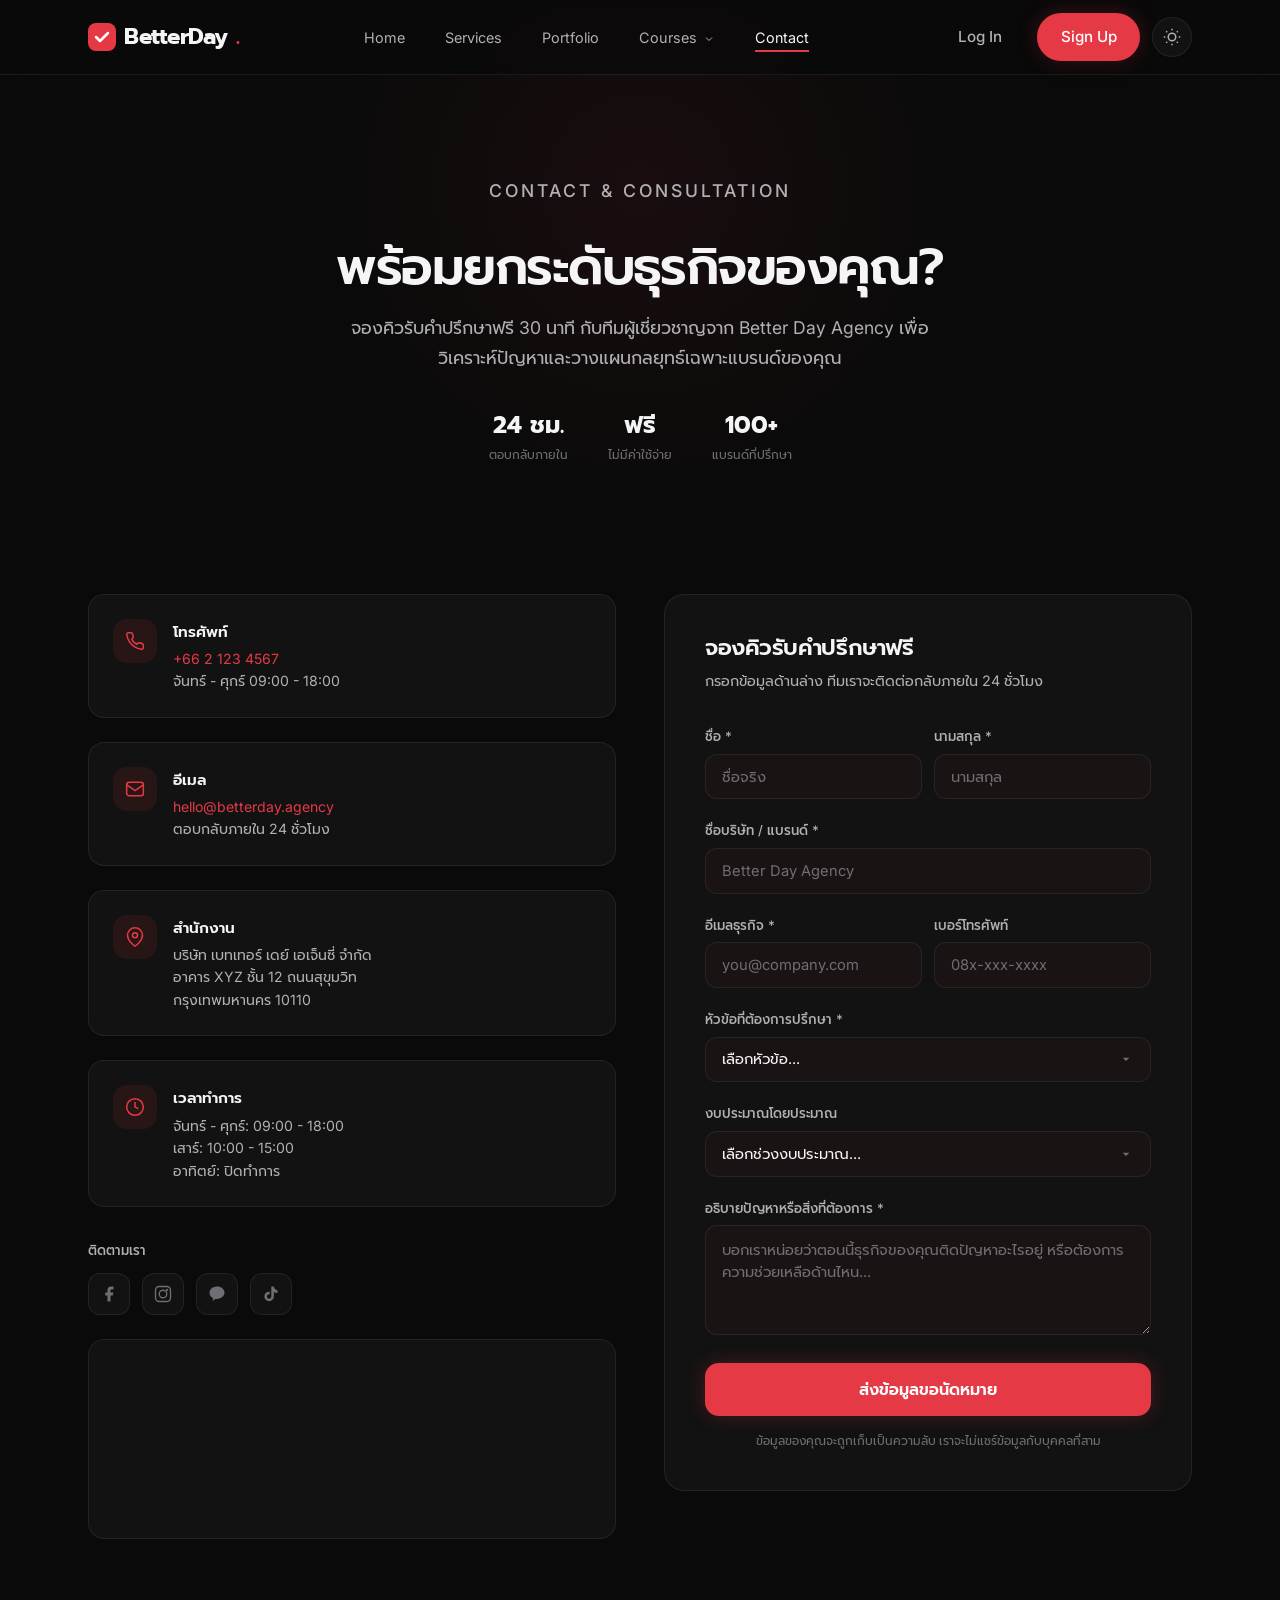
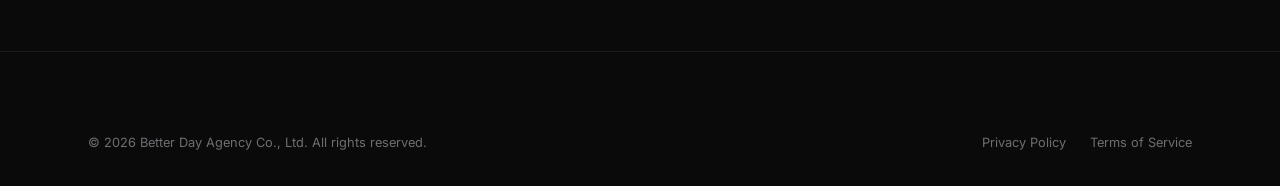
<file: project/contact.html>
<!DOCTYPE html>
<html lang="th">
<head>
    <meta charset="UTF-8">
    <meta name="viewport" content="width=device-width, initial-scale=1.0">
    <title>Contact & Consultation | Better Day Agency</title>
    <link rel="preconnect" href="https://fonts.googleapis.com">
    <link rel="preconnect" href="https://fonts.gstatic.com" crossorigin>
    <link href="https://fonts.googleapis.com/css2?family=Inter:wght@300;400;500;600;700&family=Prompt:wght@300;400;500;600;700&display=swap" rel="stylesheet">
    <link rel="stylesheet" href="style.css">
    <style>
        /* ── Hero ── */
        .ct-hero{position:relative;padding:11rem 0 4rem;text-align:center;overflow:hidden}
        .ct-hero::before{content:'';position:absolute;top:-25%;left:50%;transform:translateX(-50%);width:650px;height:650px;background:radial-gradient(circle,rgba(var(--particle-color),.07) 0%,transparent 70%);z-index:0}
        .ct-hero .container{position:relative;z-index:1}
        .ct-hero h1{font-size:clamp(2.2rem,5vw,3.2rem);letter-spacing:-.03em;margin-bottom:1rem}
        .ct-hero>p,.ct-hero .container>p{color:var(--text-secondary);font-size:clamp(1rem,2vw,1.1rem);max-width:600px;margin:0 auto 2rem;line-height:1.7}

        /* ── Stats mini ── */
        .ct-stats{display:flex;justify-content:center;gap:2.5rem;flex-wrap:wrap;margin-bottom:1rem}
        .ct-stat{text-align:center}
        .ct-stat-num{font-family:'Prompt',sans-serif;font-size:1.5rem;font-weight:700}
        .ct-stat-label{font-size:.75rem;color:var(--text-tertiary)}

        /* ── Main Grid ── */
        .ct-grid{display:grid;grid-template-columns:1fr 1fr;gap:3rem;padding:3rem 0 5rem}

        /* ── Info Side ── */
        .ct-info{display:flex;flex-direction:column;gap:1.5rem}
        .info-card{display:flex;align-items:flex-start;gap:1rem;background:var(--bg-card);border:1px solid var(--border-primary);border-radius:16px;padding:1.5rem;transition:all .35s ease}
        .info-card:hover{border-color:var(--border-secondary);transform:translateY(-3px);box-shadow:var(--shadow-md)}
        .info-icon{width:44px;height:44px;border-radius:14px;background:var(--accent-blue-subtle);display:flex;align-items:center;justify-content:center;flex-shrink:0;color:var(--accent-blue)}
        .info-icon svg{width:20px;height:20px;stroke:currentColor;fill:none;stroke-width:1.8}
        .info-title{font-weight:600;font-size:.95rem;margin-bottom:.2rem}
        .info-text{font-size:.88rem;color:var(--text-secondary);line-height:1.6}
        .info-text a{color:var(--accent-blue);transition:opacity .2s}
        .info-text a:hover{opacity:.7}

        /* Social links */
        .ct-socials{display:flex;gap:.75rem;margin-top:.5rem}
        .ct-social{width:42px;height:42px;border-radius:12px;background:var(--bg-card);border:1px solid var(--border-primary);display:flex;align-items:center;justify-content:center;color:var(--text-tertiary);transition:all .3s ease}
        .ct-social:hover{background:var(--accent-blue-subtle);color:var(--accent-blue);border-color:var(--accent-blue);transform:translateY(-2px)}
        .ct-social svg{width:18px;height:18px;fill:currentColor}

        /* Map placeholder */
        .ct-map{border-radius:16px;overflow:hidden;border:1px solid var(--border-primary);height:200px;background:var(--bg-card);display:flex;align-items:center;justify-content:center;color:var(--text-tertiary);font-size:.9rem;transition:border-color .3s}
        .ct-map:hover{border-color:var(--border-secondary)}
        .ct-map iframe{width:100%;height:100%;border:0;filter:grayscale(.8) contrast(1.1);transition:filter .4s}
        .ct-map:hover iframe{filter:grayscale(0)}

        /* ── Form Side ── */
        .ct-form-wrap{background:var(--bg-card);border:1px solid var(--border-primary);border-radius:20px;padding:2.5rem;transition:border-color .3s}
        .ct-form-wrap:hover{border-color:var(--border-secondary)}
        .ct-form-title{font-size:1.4rem;margin-bottom:.5rem}
        .ct-form-sub{font-size:.9rem;color:var(--text-secondary);margin-bottom:2rem}

        .f-row{display:grid;grid-template-columns:1fr 1fr;gap:.75rem}
        .f-group{margin-bottom:1.25rem}
        .f-label{display:block;margin-bottom:.4rem;font-size:.82rem;font-weight:500;color:var(--text-secondary)}
        .f-input{width:100%;padding:.8rem 1rem;background:rgba(var(--particle-color),.03);border:1px solid var(--border-primary);border-radius:12px;color:var(--text-primary);font-family:inherit;font-size:.92rem;outline:none;transition:all .3s cubic-bezier(.16,1,.3,1)}
        .f-input::placeholder{color:var(--text-tertiary)}
        .f-input:focus{border-color:var(--accent-blue);box-shadow:0 0 0 3px var(--accent-blue-glow)}
        textarea.f-input{resize:vertical;min-height:110px}
        select.f-input{appearance:none;background-image:url("data:image/svg+xml,%3Csvg xmlns='http://www.w3.org/2000/svg' width='16' height='16' fill='%236e6e73' viewBox='0 0 24 24'%3E%3Cpath d='M7 10l5 5 5-5z'/%3E%3C/svg%3E");background-repeat:no-repeat;background-position:right 1rem center;padding-right:2.5rem}
        select.f-input option{background:#fff;color:#1a1a1a}

        .f-submit{width:100%;padding:.9rem;background:var(--accent-blue);color:#fff;border:none;border-radius:14px;font-family:inherit;font-size:1rem;font-weight:600;cursor:pointer;transition:all .35s ease;box-shadow:0 0 20px var(--accent-blue-glow);position:relative;overflow:hidden}
        .f-submit::before{content:'';position:absolute;inset:0;background:linear-gradient(105deg,transparent 40%,rgba(255,255,255,.1) 50%,transparent 60%);transform:translateX(-100%);transition:transform .6s}
        .f-submit:hover{background:var(--accent-blue-hover);transform:translateY(-2px);box-shadow:0 0 30px var(--accent-blue-glow)}
        .f-submit:hover::before{transform:translateX(100%)}
        .f-submit:disabled{opacity:.6;cursor:not-allowed;transform:none}

        .f-note{text-align:center;font-size:.75rem;color:var(--text-tertiary);margin-top:1rem;line-height:1.5}

        /* Success state */
        .ct-success{display:none;text-align:center;padding:3rem 1rem}
        .ct-success.show{display:block}
        .ct-success-icon{width:72px;height:72px;border-radius:50%;background:rgba(48,209,88,.1);display:inline-flex;align-items:center;justify-content:center;margin-bottom:1.5rem;animation:successPop .5s cubic-bezier(.34,1.56,.64,1)}
        .ct-success-icon svg{width:32px;height:32px;stroke:#30d158;fill:none;stroke-width:2.5}
        .ct-success h2{font-size:1.5rem;margin-bottom:.5rem}
        .ct-success p{color:var(--text-secondary);font-size:.95rem;max-width:400px;margin:0 auto}
        @keyframes successPop{from{transform:scale(0)}to{transform:scale(1)}}

        /* Spinner */
        .f-spinner{display:inline-block;width:18px;height:18px;border:2px solid rgba(255,255,255,.3);border-top-color:#fff;border-radius:50%;animation:spin .6s linear infinite;margin-right:.5rem;vertical-align:middle}
        @keyframes spin{to{transform:rotate(360deg)}}

        /* ── Reveal ── */
        .rv{opacity:0;transform:translateY(30px);transition:opacity .7s cubic-bezier(.16,1,.3,1),transform .7s cubic-bezier(.16,1,.3,1)}
        .rv.show{opacity:1;transform:translateY(0)}

        @media(max-width:900px){
            .ct-grid{grid-template-columns:1fr}
            .f-row{grid-template-columns:1fr}
        }
    </style>
</head>
<body>
    <!-- Navbar -->
    <nav class="navbar">
        <div class="container nav-content">
            <a href="index.html" class="brand-logo">
                <span class="logo-icon"><svg width="28" height="28" viewBox="0 0 28 28" fill="none"><rect width="28" height="28" rx="8" fill="url(#ctLG)"/><path d="M8 14L12 18L20 10" stroke="#fff" stroke-width="2.5" stroke-linecap="round" stroke-linejoin="round"/><defs><linearGradient id="ctLG" x1="0" y1="0" x2="28" y2="28"><stop stop-color="#e63946"/><stop offset="1" stop-color="#c1121f"/></linearGradient></defs></svg></span>
                BetterDay<span class="dot">.</span>
            </a>
            <ul class="nav-links">
                <li><a href="index.html">Home</a></li>
                <li><a href="index.html#services">Services</a></li>
                <li><a href="index.html#portfolio">Portfolio</a></li>
                <li class="nav-dropdown">
                    <a href="courses.html">Courses <svg width="12" height="12" viewBox="0 0 24 24" fill="none" stroke="currentColor" stroke-width="2" style="vertical-align:middle;margin-left:2px"><path d="M6 9l6 6 6-6"/></svg></a>
                    <div class="dropdown-menu">
                        <div class="dropdown-inner">
                            <a href="course-detail.html?id=performance-marketing" class="dropdown-item"><span class="dropdown-dot" style="background:#e63946"></span><div><strong>Performance Marketing Mastery</strong><span>Marketing • 12 ชม. • ฿5,900</span></div></a>
                            <a href="course-detail.html?id=brand-building" class="dropdown-item"><span class="dropdown-dot" style="background:#ff9f0a"></span><div><strong>Brand Building Blueprint</strong><span>Branding • 8 ชม. • ฿4,500</span></div></a>
                            <a href="course-detail.html?id=ai-marketing" class="dropdown-item"><span class="dropdown-dot" style="background:#bf5af2"></span><div><strong>AI for Marketing Operations</strong><span>AI & Automation • 15 ชม. • ฿8,900</span></div></a>
                            <a href="course-detail.html?id=short-video" class="dropdown-item"><span class="dropdown-dot" style="background:#30d158"></span><div><strong>Short-form Video for Business</strong><span>Video • 6 ชม. • ฿3,500</span></div></a>
                            <a href="course-detail.html?id=strategic-planning" class="dropdown-item"><span class="dropdown-dot" style="background:#2997ff"></span><div><strong>Strategic Marketing Planning</strong><span>Strategy • 10 ชม. • ฿6,500</span></div></a>
                            <a href="course-detail.html?id=email-marketing" class="dropdown-item"><span class="dropdown-dot" style="background:#ff6b6b"></span><div><strong>Email Marketing & Automation</strong><span>Marketing • 5 ชม. • ฿3,900</span></div></a>
                            <div class="dropdown-footer"><a href="courses.html">ดูหลักสูตรทั้งหมด →</a></div>
                        </div>
                    </div>
                </li>
                <li><a href="contact.html" class="active">Contact</a></li>
            </ul>
            <div class="nav-actions" id="navActions">
                <a href="login.html" class="btn btn-ghost">Log In</a>
                <a href="register.html" class="btn btn-primary btn-glow">Sign Up</a>
                <button class="theme-toggle" aria-label="Toggle theme"><svg class="icon-sun" width="18" height="18" viewBox="0 0 24 24" fill="none" stroke="currentColor" stroke-width="2"><circle cx="12" cy="12" r="5"/><path d="M12 1v2M12 21v2M4.22 4.22l1.42 1.42M18.36 18.36l1.42 1.42M1 12h2M21 12h2M4.22 19.78l1.42-1.42M18.36 5.64l1.42-1.42"/></svg><svg class="icon-moon" width="18" height="18" viewBox="0 0 24 24" fill="none" stroke="currentColor" stroke-width="2"><path d="M21 12.79A9 9 0 1 1 11.21 3 7 7 0 0 0 21 12.79z"/></svg></button>
            </div>
            <div class="mobile-nav-right">
                <button class="theme-toggle mobile-theme-btn" aria-label="Toggle theme"><svg class="icon-sun" width="18" height="18" viewBox="0 0 24 24" fill="none" stroke="currentColor" stroke-width="2"><circle cx="12" cy="12" r="5"/><path d="M12 1v2M12 21v2M4.22 4.22l1.42 1.42M18.36 18.36l1.42 1.42M1 12h2M21 12h2M4.22 19.78l1.42-1.42M18.36 5.64l1.42-1.42"/></svg><svg class="icon-moon" width="18" height="18" viewBox="0 0 24 24" fill="none" stroke="currentColor" stroke-width="2"><path d="M21 12.79A9 9 0 1 1 11.21 3 7 7 0 0 0 21 12.79z"/></svg></button>
                <button class="mobile-toggle" aria-label="Toggle Menu" id="mobToggle"><span class="hamburger"></span></button>
            </div>
        </div>
    </nav>
    <div class="mobile-menu-overlay" id="mobOverlay"><div class="mobile-menu-content"><ul class="mobile-nav-links"><li><a href="index.html">Home</a></li><li><a href="index.html#services">Services</a></li><li><a href="index.html#portfolio">Portfolio</a></li><li><a href="courses.html">Courses</a></li><li><a href="contact.html" class="active">Contact</a></li></ul><div class="mobile-nav-actions" id="mobActions"><a href="login.html" class="btn btn-outline btn-large" style="width:100%">Log In</a><a href="register.html" class="btn btn-primary btn-large" style="width:100%">Sign Up</a></div></div></div>

    <!-- Hero -->
    <header class="ct-hero">
        <div class="container">
            <p class="section-label reveal-up">CONTACT & CONSULTATION</p>
            <h1 class="reveal-up">พร้อมยกระดับธุรกิจของคุณ?</h1>
            <p class="reveal-up">จองคิวรับคำปรึกษาฟรี 30 นาที กับทีมผู้เชี่ยวชาญจาก Better Day Agency เพื่อวิเคราะห์ปัญหาและวางแผนกลยุทธ์เฉพาะแบรนด์ของคุณ</p>
            <div class="ct-stats reveal-up">
                <div class="ct-stat"><div class="ct-stat-num">24 ชม.</div><div class="ct-stat-label">ตอบกลับภายใน</div></div>
                <div class="ct-stat"><div class="ct-stat-num">ฟรี</div><div class="ct-stat-label">ไม่มีค่าใช้จ่าย</div></div>
                <div class="ct-stat"><div class="ct-stat-num">100+</div><div class="ct-stat-label">แบรนด์ที่ปรึกษา</div></div>
            </div>
        </div>
    </header>

    <!-- Main Content -->
    <div class="container">
        <div class="ct-grid">
            <!-- Info Side -->
            <div class="ct-info">
                <div class="info-card rv">
                    <div class="info-icon"><svg viewBox="0 0 24 24"><path d="M22 16.92v3a2 2 0 0 1-2.18 2 19.79 19.79 0 0 1-8.63-3.07 19.5 19.5 0 0 1-6-6 19.79 19.79 0 0 1-3.07-8.67A2 2 0 0 1 4.11 2h3a2 2 0 0 1 2 1.72c.127.96.361 1.903.7 2.81a2 2 0 0 1-.45 2.11L8.09 9.91a16 16 0 0 0 6 6l1.27-1.27a2 2 0 0 1 2.11-.45c.907.339 1.85.573 2.81.7A2 2 0 0 1 22 16.92z"/></svg></div>
                    <div>
                        <div class="info-title">โทรศัพท์</div>
                        <div class="info-text"><a href="tel:+6621234567">+66 2 123 4567</a><br>จันทร์ - ศุกร์ 09:00 - 18:00</div>
                    </div>
                </div>
                <div class="info-card rv">
                    <div class="info-icon"><svg viewBox="0 0 24 24"><rect x="2" y="4" width="20" height="16" rx="3"/><path d="M22 7l-10 7L2 7"/></svg></div>
                    <div>
                        <div class="info-title">อีเมล</div>
                        <div class="info-text"><a href="mailto:hello@betterday.agency">hello@betterday.agency</a><br>ตอบกลับภายใน 24 ชั่วโมง</div>
                    </div>
                </div>
                <div class="info-card rv">
                    <div class="info-icon"><svg viewBox="0 0 24 24"><path d="M21 10c0 7-9 13-9 13s-9-6-9-13a9 9 0 0 1 18 0z"/><circle cx="12" cy="10" r="3"/></svg></div>
                    <div>
                        <div class="info-title">สำนักงาน</div>
                        <div class="info-text">บริษัท เบทเทอร์ เดย์ เอเจ็นซี่ จำกัด<br>อาคาร XYZ ชั้น 12 ถนนสุขุมวิท<br>กรุงเทพมหานคร 10110</div>
                    </div>
                </div>
                <div class="info-card rv">
                    <div class="info-icon"><svg viewBox="0 0 24 24"><circle cx="12" cy="12" r="10"/><polyline points="12 6 12 12 16 14"/></svg></div>
                    <div>
                        <div class="info-title">เวลาทำการ</div>
                        <div class="info-text">จันทร์ - ศุกร์: 09:00 - 18:00<br>เสาร์: 10:00 - 15:00<br>อาทิตย์: ปิดทำการ</div>
                    </div>
                </div>

                <!-- Social Links -->
                <div class="rv" style="margin-top:.5rem">
                    <div style="font-size:.82rem;font-weight:500;color:var(--text-secondary);margin-bottom:.75rem">ติดตามเรา</div>
                    <div class="ct-socials">
                        <a href="#" class="ct-social" aria-label="Facebook"><svg viewBox="0 0 24 24"><path d="M18 2h-3a5 5 0 0 0-5 5v3H7v4h3v8h4v-8h3l1-4h-4V7a1 1 0 0 1 1-1h3z"/></svg></a>
                        <a href="#" class="ct-social" aria-label="Instagram"><svg viewBox="0 0 24 24"><rect x="2" y="2" width="20" height="20" rx="5" fill="none" stroke="currentColor" stroke-width="1.8"/><circle cx="12" cy="12" r="5" fill="none" stroke="currentColor" stroke-width="1.8"/><circle cx="17.5" cy="6.5" r="1.5"/></svg></a>
                        <a href="#" class="ct-social" aria-label="LINE"><svg viewBox="0 0 24 24"><path d="M12 2C6.48 2 2 5.82 2 10.5c0 2.95 1.95 5.55 4.87 7.17-.19.67-.68 2.42-.78 2.79-.13.48.17.47.37.34.15-.1 2.4-1.63 3.38-2.3.7.1 1.42.15 2.16.15 5.52 0 10-3.82 10-8.5S17.52 2 12 2z"/></svg></a>
                        <a href="#" class="ct-social" aria-label="TikTok"><svg viewBox="0 0 24 24"><path d="M19.59 6.69a4.83 4.83 0 0 1-3.77-4.25V2h-3.45v13.67a2.89 2.89 0 0 1-2.88 2.5 2.89 2.89 0 0 1 0-5.78c.27 0 .54.04.79.1v-3.5a6.37 6.37 0 0 0-.79-.05A6.34 6.34 0 0 0 3.15 15.3 6.34 6.34 0 0 0 9.49 21.64a6.34 6.34 0 0 0 6.34-6.34V9.17a8.16 8.16 0 0 0 4.76 1.52v-3.4a4.85 4.85 0 0 1-1-.6z"/></svg></a>
                    </div>
                </div>

                <!-- Map -->
                <div class="ct-map rv">
                    <iframe src="https://www.google.com/maps/embed?pb=!1m18!1m12!1m3!1d3875.5!2d100.56!3d13.74!2m3!1f0!2f0!3f0!3m2!1i1024!2i768!4f13.1!3m3!1m2!1s0x0%3A0x0!2zMTPCsDQ0JzI0LjAiTiAxMDDCsDMzJzM2LjAiRQ!5e0!3m2!1sth!2sth!4v1" allowfullscreen loading="lazy" referrerpolicy="no-referrer-when-downgrade" title="Office Location"></iframe>
                </div>
            </div>

            <!-- Form Side -->
            <div>
                <div class="ct-form-wrap rv" id="formWrap">
                    <h3 class="ct-form-title">จองคิวรับคำปรึกษาฟรี</h3>
                    <p class="ct-form-sub">กรอกข้อมูลด้านล่าง ทีมเราจะติดต่อกลับภายใน 24 ชั่วโมง</p>

                    <form id="contactForm">
                        <div class="f-row">
                            <div class="f-group">
                                <label class="f-label" for="fname">ชื่อ *</label>
                                <input type="text" id="fname" class="f-input" placeholder="ชื่อจริง" required>
                            </div>
                            <div class="f-group">
                                <label class="f-label" for="lname">นามสกุล *</label>
                                <input type="text" id="lname" class="f-input" placeholder="นามสกุล" required>
                            </div>
                        </div>
                        <div class="f-group">
                            <label class="f-label" for="company">ชื่อบริษัท / แบรนด์ *</label>
                            <input type="text" id="company" class="f-input" placeholder="Better Day Agency" required>
                        </div>
                        <div class="f-row">
                            <div class="f-group">
                                <label class="f-label" for="email">อีเมลธุรกิจ *</label>
                                <input type="email" id="email" class="f-input" placeholder="you@company.com" required>
                            </div>
                            <div class="f-group">
                                <label class="f-label" for="phone">เบอร์โทรศัพท์</label>
                                <input type="tel" id="phone" class="f-input" placeholder="08x-xxx-xxxx">
                            </div>
                        </div>
                        <div class="f-group">
                            <label class="f-label" for="topic">หัวข้อที่ต้องการปรึกษา *</label>
                            <select id="topic" class="f-input" required>
                                <option value="" disabled selected>เลือกหัวข้อ...</option>
                                <option value="marketing">วางแผน Performance Marketing</option>
                                <option value="branding">รีแบรนด์ / Brand Identity</option>
                                <option value="strategy">Strategic Planning</option>
                                <option value="social">Social Media Marketing</option>
                                <option value="email">Email Marketing & Automation</option>
                                <option value="training">Corporate Training / อบรมพนักงาน</option>
                                <option value="elearning">สนใจหลักสูตร E-Learning</option>
                                <option value="other">อื่นๆ</option>
                            </select>
                        </div>
                        <div class="f-group">
                            <label class="f-label" for="budget">งบประมาณโดยประมาณ</label>
                            <select id="budget" class="f-input">
                                <option value="" disabled selected>เลือกช่วงงบประมาณ...</option>
                                <option value="<50k">ต่ำกว่า 50,000 บาท</option>
                                <option value="50k-100k">50,000 - 100,000 บาท</option>
                                <option value="100k-300k">100,000 - 300,000 บาท</option>
                                <option value="300k+">มากกว่า 300,000 บาท</option>
                                <option value="discuss">ต้องการปรึกษาก่อน</option>
                            </select>
                        </div>
                        <div class="f-group">
                            <label class="f-label" for="message">อธิบายปัญหาหรือสิ่งที่ต้องการ *</label>
                            <textarea id="message" class="f-input" placeholder="บอกเราหน่อยว่าตอนนี้ธุรกิจของคุณติดปัญหาอะไรอยู่ หรือต้องการความช่วยเหลือด้านไหน..." required></textarea>
                        </div>
                        <button type="submit" class="f-submit" id="submitBtn">
                            <span id="btnText">ส่งข้อมูลขอนัดหมาย</span>
                        </button>
                        <p class="f-note">ข้อมูลของคุณจะถูกเก็บเป็นความลับ เราจะไม่แชร์ข้อมูลกับบุคคลที่สาม</p>
                    </form>
                </div>

                <!-- Success State -->
                <div class="ct-success" id="successState">
                    <div class="ct-success-icon">
                        <svg viewBox="0 0 24 24"><path d="M22 11.08V12a10 10 0 1 1-5.93-9.14"/><polyline points="22 4 12 14.01 9 11.01"/></svg>
                    </div>
                    <h2>ส่งข้อมูลสำเร็จ!</h2>
                    <p>ขอบคุณที่สนใจ Better Day Agency ทีมเราจะติดต่อกลับภายใน 24 ชั่วโมง ผ่านอีเมลหรือเบอร์โทรที่คุณให้ไว้</p>
                </div>
            </div>
        </div>
    </div>

    <!-- Footer -->
    <footer class="footer">
        <div class="container">
            <div class="footer-bottom" style="border-top:none;padding-top:0">
                <p>&copy; 2026 Better Day Agency Co., Ltd. All rights reserved.</p>
                <div class="legal-links"><a href="#">Privacy Policy</a><a href="#">Terms of Service</a></div>
            </div>
        </div>
    </footer>

    <script src="script.js"></script>
    <script>
        // Scroll reveal
        const obs = new IntersectionObserver((entries) => {
            entries.forEach(e => { if (e.isIntersecting) { e.target.classList.add('show'); obs.unobserve(e.target); } });
        }, { threshold: 0.08, rootMargin: '0px 0px -40px 0px' });
        document.querySelectorAll('.rv').forEach(el => obs.observe(el));

        // Navbar scroll
        const navbar = document.querySelector('.navbar');
        window.addEventListener('scroll', () => navbar.classList.toggle('scrolled', window.scrollY > 50), { passive: true });

        // Mobile menu
        const mt = document.getElementById('mobToggle'), mo = document.getElementById('mobOverlay');
        if (mt && mo) {
            mt.addEventListener('click', () => { mt.classList.toggle('active'); mo.classList.toggle('active'); document.body.style.overflow = mo.classList.contains('active') ? 'hidden' : ''; });
            mo.querySelectorAll('a').forEach(a => a.addEventListener('click', () => { mt.classList.remove('active'); mo.classList.remove('active'); document.body.style.overflow = ''; }));
        }

        // Form submit with success state
        document.getElementById('contactForm').addEventListener('submit', function(e) {
            e.preventDefault();
            const btn = document.getElementById('submitBtn');
            const btnText = document.getElementById('btnText');
            btn.disabled = true;
            btnText.innerHTML = '<span class="f-spinner"></span>กำลังส่งข้อมูล...';

            setTimeout(() => {
                document.getElementById('formWrap').style.display = 'none';
                document.getElementById('successState').classList.add('show');
            }, 1500);
        });

        // Shake on invalid
        document.querySelectorAll('.f-input').forEach(input => {
            input.addEventListener('invalid', () => {
                input.style.animation = 'shake .4s ease';
                setTimeout(() => input.style.animation = '', 400);
            });
        });
    </script>
    <style>@keyframes shake{0%,100%{transform:translateX(0)}20%,60%{transform:translateX(-6px)}40%,80%{transform:translateX(6px)}}</style>
</body>
</html>
</file>
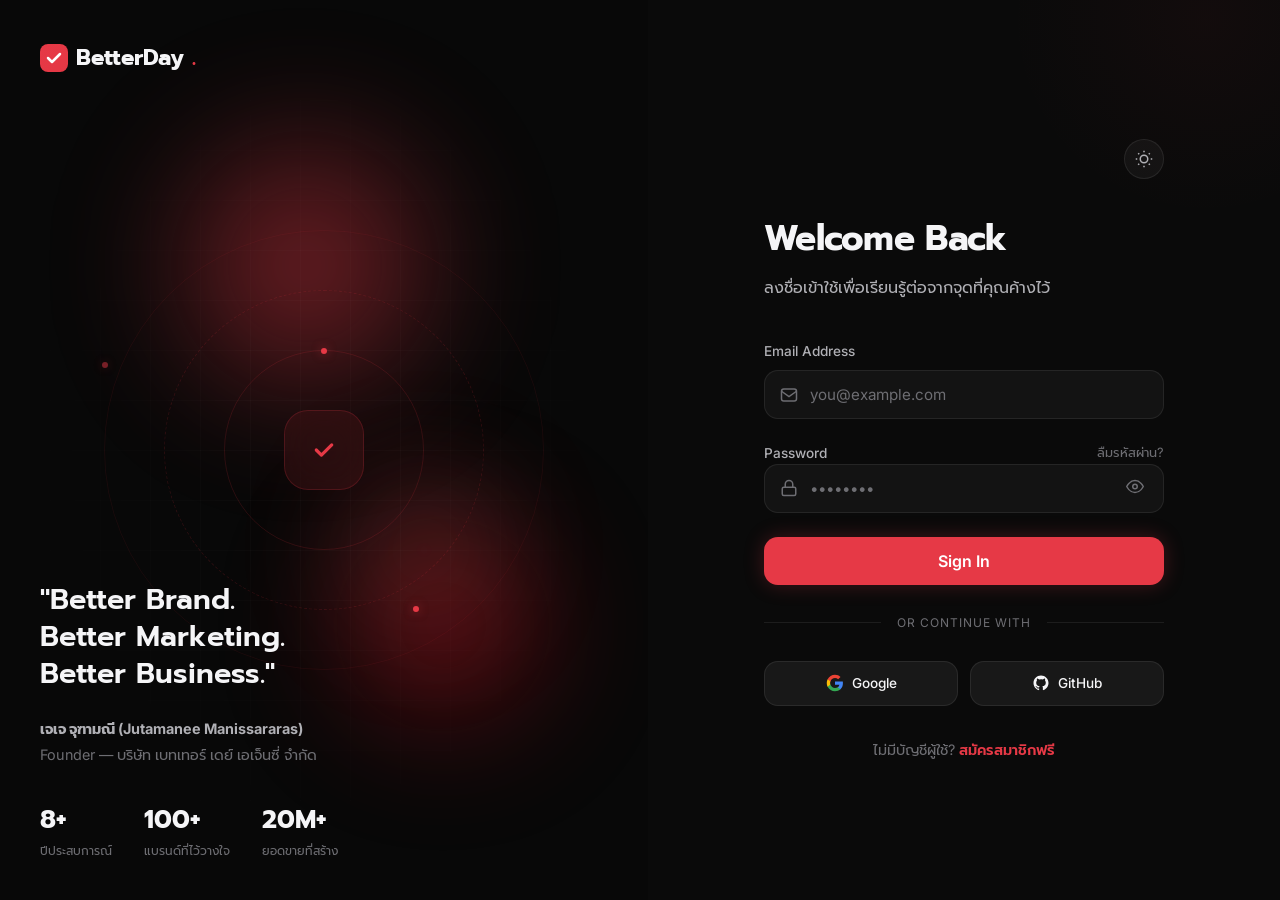
<file: project/login.html>
<!DOCTYPE html>
<html lang="th">
<head>
    <meta charset="UTF-8">
    <meta name="viewport" content="width=device-width, initial-scale=1.0">
    <title>Log In | Better Day Agency</title>
    <link rel="preconnect" href="https://fonts.googleapis.com">
    <link rel="preconnect" href="https://fonts.gstatic.com" crossorigin>
    <link href="https://fonts.googleapis.com/css2?family=Inter:wght@300;400;500;600;700&family=Prompt:wght@300;400;500;600;700&display=swap" rel="stylesheet">
    <style>
        /* ── Theme Variables ── */
        :root, [data-theme="dark"] {
            --bg: #0a0a0a;
            --bg-card: rgba(20, 20, 20, 0.85);
            --bg-input: rgba(255,255,255,0.04);
            --bg-input-focus: rgba(255,255,255,0.07);
            --border: rgba(255,255,255,0.08);
            --border-focus: #e63946;
            --text: #f5f5f7;
            --text-2: #b0b0b5;
            --text-3: #6e6e73;
            --accent: #e63946;
            --accent-hover: #c1121f;
            --accent-subtle: rgba(230,57,70,0.1);
            --accent-glow: rgba(230,57,70,0.25);
            --social-bg: rgba(255,255,255,0.06);
            --social-hover: rgba(255,255,255,0.1);
            --social-text: #f5f5f7;
            --glow-1: rgba(230,57,70,0.08);
            --glow-2: rgba(230,57,70,0.04);
            --panel-img-overlay: linear-gradient(135deg, rgba(230,57,70,0.15), rgba(0,0,0,0.85));
            color-scheme: dark;
        }
        [data-theme="light"] {
            --bg: #ffffff;
            --bg-card: rgba(255,255,255,0.95);
            --bg-input: rgba(0,0,0,0.03);
            --bg-input-focus: rgba(0,0,0,0.05);
            --border: rgba(0,0,0,0.08);
            --border-focus: #c1121f;
            --text: #1a1a1a;
            --text-2: #555;
            --text-3: #999;
            --accent: #c1121f;
            --accent-hover: #a00d1a;
            --accent-subtle: rgba(193,18,31,0.06);
            --accent-glow: rgba(193,18,31,0.12);
            --social-bg: rgba(0,0,0,0.04);
            --social-hover: rgba(0,0,0,0.07);
            --social-text: #1a1a1a;
            --glow-1: rgba(193,18,31,0.05);
            --glow-2: rgba(193,18,31,0.03);
            --panel-img-overlay: linear-gradient(135deg, rgba(193,18,31,0.1), rgba(255,255,255,0.7));
            color-scheme: light;
        }

        /* ── Base ── */
        *, *::before, *::after { margin:0; padding:0; box-sizing:border-box; }
        body {
            font-family: 'Inter','Prompt',-apple-system,BlinkMacSystemFont,sans-serif;
            background: var(--bg);
            color: var(--text);
            line-height: 1.6;
            -webkit-font-smoothing: antialiased;
            transition: background 0.5s ease, color 0.5s ease;
        }
        a { color: inherit; text-decoration: none; }

        /* ── Layout ── */
        .auth-container {
            display: flex;
            min-height: 100vh;
        }

        /* ── Left Panel — Animated Visual ── */
        .auth-panel {
            flex: 1;
            background: #080808;
            display: flex;
            flex-direction: column;
            justify-content: space-between;
            padding: 2.5rem;
            position: relative;
            overflow: hidden;
        }
        [data-theme="light"] .auth-panel {
            background: #f8f0f0;
        }

        /* Animated gradient mesh background */
        .panel-mesh {
            position: absolute;
            inset: 0;
            z-index: 0;
            overflow: hidden;
        }

        /* Floating orbs */
        .orb {
            position: absolute;
            border-radius: 50%;
            filter: blur(60px);
            opacity: 0.6;
            will-change: transform;
        }
        .orb-1 {
            width: 350px;
            height: 350px;
            background: radial-gradient(circle, #e63946 0%, transparent 70%);
            top: 10%;
            left: 20%;
            animation: orbFloat1 12s ease-in-out infinite;
        }
        .orb-2 {
            width: 280px;
            height: 280px;
            background: radial-gradient(circle, #c1121f 0%, transparent 70%);
            bottom: 15%;
            right: 10%;
            animation: orbFloat2 15s ease-in-out infinite;
        }
        .orb-3 {
            width: 200px;
            height: 200px;
            background: radial-gradient(circle, #ff6b6b 0%, transparent 70%);
            top: 50%;
            left: 50%;
            animation: orbFloat3 10s ease-in-out infinite;
            opacity: 0.35;
        }
        [data-theme="light"] .orb { opacity: 0.3; }

        @keyframes orbFloat1 {
            0%, 100% { transform: translate(0, 0) scale(1); }
            33% { transform: translate(40px, -30px) scale(1.1); }
            66% { transform: translate(-20px, 20px) scale(0.95); }
        }
        @keyframes orbFloat2 {
            0%, 100% { transform: translate(0, 0) scale(1); }
            33% { transform: translate(-30px, 25px) scale(1.05); }
            66% { transform: translate(25px, -35px) scale(0.9); }
        }
        @keyframes orbFloat3 {
            0%, 100% { transform: translate(-50%, -50%) scale(1); }
            50% { transform: translate(-40%, -60%) scale(1.2); }
        }

        /* Rotating rings */
        .ring-container {
            position: absolute;
            top: 50%;
            left: 50%;
            transform: translate(-50%, -50%);
            z-index: 1;
        }
        .ring {
            position: absolute;
            border-radius: 50%;
            border: 1px solid rgba(230, 57, 70, 0.15);
            top: 50%;
            left: 50%;
        }
        [data-theme="light"] .ring {
            border-color: rgba(193, 18, 31, 0.1);
        }
        .ring-1 {
            width: 200px;
            height: 200px;
            margin: -100px 0 0 -100px;
            animation: ringRotate 20s linear infinite;
        }
        .ring-2 {
            width: 320px;
            height: 320px;
            margin: -160px 0 0 -160px;
            animation: ringRotate 30s linear infinite reverse;
            border-style: dashed;
        }
        .ring-3 {
            width: 440px;
            height: 440px;
            margin: -220px 0 0 -220px;
            animation: ringRotate 40s linear infinite;
            opacity: 0.5;
        }

        /* Ring dots */
        .ring-dot {
            position: absolute;
            width: 6px;
            height: 6px;
            background: #e63946;
            border-radius: 50%;
            box-shadow: 0 0 10px rgba(230, 57, 70, 0.5);
        }
        [data-theme="light"] .ring-dot {
            background: #c1121f;
            box-shadow: 0 0 10px rgba(193, 18, 31, 0.4);
        }
        .ring-1 .ring-dot { top: -3px; left: 50%; margin-left: -3px; }
        .ring-2 .ring-dot { bottom: -3px; right: 20%; }
        .ring-3 .ring-dot { top: 30%; left: -3px; }

        @keyframes ringRotate {
            from { transform: rotate(0deg); }
            to { transform: rotate(360deg); }
        }

        /* Center logo mark */
        .panel-center-mark {
            position: absolute;
            top: 50%;
            left: 50%;
            transform: translate(-50%, -50%);
            z-index: 2;
            width: 80px;
            height: 80px;
            background: rgba(230, 57, 70, 0.1);
            border: 1px solid rgba(230, 57, 70, 0.2);
            border-radius: 24px;
            display: flex;
            align-items: center;
            justify-content: center;
            backdrop-filter: blur(20px);
            animation: markPulse 4s ease-in-out infinite;
        }
        [data-theme="light"] .panel-center-mark {
            background: rgba(193, 18, 31, 0.06);
            border-color: rgba(193, 18, 31, 0.15);
        }
        @keyframes markPulse {
            0%, 100% { transform: translate(-50%, -50%) scale(1); box-shadow: 0 0 0 0 rgba(230,57,70,0.2); }
            50% { transform: translate(-50%, -50%) scale(1.05); box-shadow: 0 0 40px 10px rgba(230,57,70,0.1); }
        }

        /* Grid overlay */
        .panel-grid {
            position: absolute;
            inset: 0;
            background-image:
                linear-gradient(rgba(255,255,255,0.02) 1px, transparent 1px),
                linear-gradient(90deg, rgba(255,255,255,0.02) 1px, transparent 1px);
            background-size: 50px 50px;
            z-index: 1;
            mask-image: radial-gradient(ellipse at center, black 20%, transparent 70%);
            -webkit-mask-image: radial-gradient(ellipse at center, black 20%, transparent 70%);
        }
        [data-theme="light"] .panel-grid {
            background-image:
                linear-gradient(rgba(0,0,0,0.03) 1px, transparent 1px),
                linear-gradient(90deg, rgba(0,0,0,0.03) 1px, transparent 1px);
        }

        .panel-logo {
            font-family: 'Prompt',sans-serif;
            font-size: 1.4rem;
            font-weight: 700;
            color: var(--text);
            display: flex;
            align-items: center;
            gap: 0.5rem;
            position: relative;
            z-index: 3;
        }
        .panel-logo .dot { color: #e63946; }
        .panel-logo svg rect { fill: url(#pLogoG); }

        .panel-quote {
            position: relative;
            z-index: 2;
            max-width: 420px;
            animation: fadeSlideUp 1s ease-out 0.3s both;
        }
        .panel-quote blockquote {
            font-family: 'Prompt',sans-serif;
            font-size: 1.8rem;
            font-weight: 600;
            line-height: 1.3;
            color: var(--text);
            margin-bottom: 1.5rem;
        }
        .panel-quote cite {
            font-style: normal;
            font-size: 0.9rem;
            color: var(--text-3);
        }
        .panel-quote cite strong {
            color: var(--text-2);
            display: block;
            margin-bottom: 0.15rem;
        }

        .panel-stats {
            display: flex;
            gap: 2rem;
            position: relative;
            z-index: 2;
            margin-top: 2rem;
        }
        .panel-stat {
            animation: fadeSlideUp 1s ease-out 0.5s both;
        }
        .panel-stat-num {
            font-family: 'Prompt',sans-serif;
            font-size: 1.6rem;
            font-weight: 700;
            color: var(--text);
        }
        .panel-stat-label {
            font-size: 0.75rem;
            color: var(--text-3);
        }

        /* ── Right Panel — Form ── */
        .auth-form-side {
            flex: 1;
            display: flex;
            align-items: center;
            justify-content: center;
            padding: 2rem;
            position: relative;
            overflow: hidden;
        }
        .auth-form-side::before {
            content: '';
            position: absolute;
            top: -20%;
            right: -20%;
            width: 400px;
            height: 400px;
            background: radial-gradient(circle, var(--glow-2) 0%, transparent 70%);
            pointer-events: none;
        }

        .auth-form {
            width: 100%;
            max-width: 400px;
            position: relative;
            z-index: 1;
        }

        /* Theme toggle */
        .form-top-bar {
            display: flex;
            justify-content: flex-end;
            margin-bottom: 2rem;
        }
        .theme-btn {
            width: 40px;
            height: 40px;
            border-radius: 50%;
            border: 1px solid var(--border);
            background: var(--bg-input);
            color: var(--text-2);
            display: flex;
            align-items: center;
            justify-content: center;
            cursor: pointer;
            transition: all 0.3s ease;
        }
        .theme-btn:hover {
            background: var(--accent-subtle);
            color: var(--accent);
            border-color: var(--accent);
        }
        [data-theme="dark"] .icon-sun { display: block; }
        [data-theme="dark"] .icon-moon { display: none; }
        [data-theme="light"] .icon-sun { display: none; }
        [data-theme="light"] .icon-moon { display: block; }

        /* Form header */
        .form-header {
            margin-bottom: 2.5rem;
            animation: fadeSlideUp 0.8s ease-out both;
        }
        .form-header h1 {
            font-family: 'Prompt',sans-serif;
            font-size: 2.2rem;
            font-weight: 700;
            letter-spacing: -0.02em;
            margin-bottom: 0.5rem;
        }
        .form-header p {
            color: var(--text-2);
            font-size: 1rem;
        }

        /* Form groups */
        .form-group {
            margin-bottom: 1.5rem;
            animation: fadeSlideUp 0.8s ease-out both;
        }
        .form-group:nth-child(1) { animation-delay: 0.1s; }
        .form-group:nth-child(2) { animation-delay: 0.2s; }

        .form-label {
            display: block;
            margin-bottom: 0.5rem;
            font-size: 0.85rem;
            font-weight: 500;
            color: var(--text-2);
        }
        .form-label-row {
            display: flex;
            justify-content: space-between;
            align-items: center;
        }
        .form-label-row a {
            font-size: 0.8rem;
            color: var(--text-3);
            transition: color 0.2s ease;
        }
        .form-label-row a:hover { color: var(--accent); }

        .input-wrapper {
            position: relative;
        }
        .input-icon {
            position: absolute;
            left: 1rem;
            top: 50%;
            transform: translateY(-50%);
            color: var(--text-3);
            pointer-events: none;
            transition: color 0.3s ease;
        }
        .form-input {
            width: 100%;
            padding: 0.85rem 1rem 0.85rem 2.8rem;
            background: var(--bg-input);
            border: 1px solid var(--border);
            border-radius: 14px;
            color: var(--text);
            font-family: inherit;
            font-size: 0.95rem;
            transition: all 0.3s cubic-bezier(0.16,1,0.3,1);
            outline: none;
        }
        .form-input::placeholder { color: var(--text-3); }
        .form-input:focus {
            background: var(--bg-input-focus);
            border-color: var(--border-focus);
            box-shadow: 0 0 0 3px var(--accent-glow);
        }
        .form-input:focus + .input-icon,
        .form-input:focus ~ .input-icon { color: var(--accent); }

        /* Password toggle */
        .pw-toggle {
            position: absolute;
            right: 1rem;
            top: 50%;
            transform: translateY(-50%);
            background: none;
            border: none;
            color: var(--text-3);
            cursor: pointer;
            padding: 0.25rem;
            transition: color 0.2s ease;
        }
        .pw-toggle:hover { color: var(--text); }

        /* Submit button */
        .submit-btn {
            width: 100%;
            padding: 0.9rem;
            background: var(--accent);
            color: #fff;
            border: none;
            border-radius: 14px;
            font-family: inherit;
            font-size: 1rem;
            font-weight: 600;
            cursor: pointer;
            transition: all 0.4s cubic-bezier(0.16,1,0.3,1);
            box-shadow: 0 0 20px var(--accent-glow);
            position: relative;
            overflow: hidden;
            animation: fadeSlideUp 0.8s ease-out 0.3s both;
        }
        .submit-btn::before {
            content: '';
            position: absolute;
            inset: 0;
            background: linear-gradient(105deg, transparent 40%, rgba(255,255,255,0.1) 50%, transparent 60%);
            transform: translateX(-100%);
            transition: transform 0.6s ease;
        }
        .submit-btn:hover {
            background: var(--accent-hover);
            transform: translateY(-2px);
            box-shadow: 0 0 30px var(--accent-glow), 0 8px 25px rgba(0,0,0,0.3);
        }
        .submit-btn:hover::before { transform: translateX(100%); }
        .submit-btn:active { transform: translateY(0) scale(0.98); }
        .submit-btn:disabled {
            opacity: 0.7;
            cursor: not-allowed;
            transform: none;
        }

        /* Loading spinner */
        .btn-spinner {
            display: inline-block;
            width: 18px;
            height: 18px;
            border: 2px solid rgba(255,255,255,0.3);
            border-top-color: #fff;
            border-radius: 50%;
            animation: spin 0.6s linear infinite;
            margin-right: 0.5rem;
            vertical-align: middle;
        }
        @keyframes spin { to { transform: rotate(360deg); } }

        /* Divider */
        .divider {
            display: flex;
            align-items: center;
            margin: 1.75rem 0;
            color: var(--text-3);
            font-size: 0.75rem;
            letter-spacing: 1px;
            animation: fadeSlideUp 0.8s ease-out 0.35s both;
        }
        .divider::before, .divider::after {
            content: '';
            flex: 1;
            height: 1px;
            background: var(--border);
        }
        .divider span { padding: 0 1rem; }

        /* Social buttons */
        .social-buttons {
            display: flex;
            gap: 0.75rem;
            animation: fadeSlideUp 0.8s ease-out 0.4s both;
        }
        .social-btn {
            flex: 1;
            display: flex;
            align-items: center;
            justify-content: center;
            gap: 0.5rem;
            padding: 0.8rem;
            background: var(--social-bg);
            border: 1px solid var(--border);
            border-radius: 14px;
            color: var(--social-text);
            font-family: inherit;
            font-size: 0.85rem;
            font-weight: 500;
            cursor: pointer;
            transition: all 0.3s cubic-bezier(0.16,1,0.3,1);
        }
        .social-btn:hover {
            background: var(--social-hover);
            border-color: var(--border-focus);
            transform: translateY(-2px);
            box-shadow: 0 4px 12px rgba(0,0,0,0.1);
        }

        /* Footer */
        .form-footer {
            margin-top: 2rem;
            text-align: center;
            font-size: 0.9rem;
            color: var(--text-3);
            animation: fadeSlideUp 0.8s ease-out 0.45s both;
        }
        .form-footer a {
            color: var(--accent);
            font-weight: 600;
            transition: opacity 0.2s ease;
        }
        .form-footer a:hover { opacity: 0.8; }

        /* ── Animations ── */
        @keyframes fadeSlideUp {
            from { opacity: 0; transform: translateY(24px); }
            to { opacity: 1; transform: translateY(0); }
        }

        /* ── Responsive ── */
        @media (max-width: 900px) {
            .auth-panel { display: none; }
            .auth-form-side { padding: 2rem 1.5rem; }
        }

        /* ── Scrollbar ── */
        ::-webkit-scrollbar { width: 6px; }
        ::-webkit-scrollbar-track { background: var(--bg); }
        ::-webkit-scrollbar-thumb { background: var(--border); border-radius: 3px; }
    </style>
</head>
<body>
    <div class="auth-container">
        <!-- ── Left Panel — Animated Visual ── -->
        <div class="auth-panel">
            <!-- Animated background -->
            <div class="panel-mesh">
                <div class="orb orb-1"></div>
                <div class="orb orb-2"></div>
                <div class="orb orb-3"></div>
            </div>
            <div class="panel-grid"></div>

            <!-- Rotating rings -->
            <div class="ring-container">
                <div class="ring ring-1"><span class="ring-dot"></span></div>
                <div class="ring ring-2"><span class="ring-dot"></span></div>
                <div class="ring ring-3"><span class="ring-dot"></span></div>
            </div>

            <!-- Center logo mark -->
            <div class="panel-center-mark">
                <svg width="36" height="36" viewBox="0 0 28 28" fill="none">
                    <path d="M8 14L12 18L20 10" stroke="#e63946" stroke-width="2.5" stroke-linecap="round" stroke-linejoin="round"/>
                </svg>
            </div>

            <!-- Logo top-left -->
            <a href="index.html" class="panel-logo">
                <svg width="28" height="28" viewBox="0 0 28 28" fill="none">
                    <rect width="28" height="28" rx="8" fill="url(#pLogoG)"/>
                    <path d="M8 14L12 18L20 10" stroke="white" stroke-width="2.5" stroke-linecap="round" stroke-linejoin="round"/>
                    <defs><linearGradient id="pLogoG" x1="0" y1="0" x2="28" y2="28"><stop stop-color="#e63946"/><stop offset="1" stop-color="#c1121f"/></linearGradient></defs>
                </svg>
                BetterDay<span class="dot">.</span>
            </a>

            <!-- Quote + Stats bottom -->
            <div style="position:relative; z-index:3;">
                <div class="panel-quote">
                    <blockquote>"Better Brand.<br>Better Marketing.<br>Better Business."</blockquote>
                    <cite>
                        <strong>เจเจ จุฑามณี (Jutamanee Manissararas)</strong>
                        Founder — บริษัท เบทเทอร์ เดย์ เอเจ็นซี่ จำกัด
                    </cite>
                </div>
                <div class="panel-stats">
                    <div class="panel-stat">
                        <div class="panel-stat-num">8+</div>
                        <div class="panel-stat-label">ปีประสบการณ์</div>
                    </div>
                    <div class="panel-stat">
                        <div class="panel-stat-num">100+</div>
                        <div class="panel-stat-label">แบรนด์ที่ไว้วางใจ</div>
                    </div>
                    <div class="panel-stat">
                        <div class="panel-stat-num">20M+</div>
                        <div class="panel-stat-label">ยอดขายที่สร้าง</div>
                    </div>
                </div>
            </div>
        </div>

        <!-- ── Right Panel — Form ── -->
        <div class="auth-form-side">
            <div class="auth-form">
                <div class="form-top-bar">
                    <button class="theme-btn" id="themeToggle" aria-label="Toggle theme">
                        <svg class="icon-sun" width="18" height="18" viewBox="0 0 24 24" fill="none" stroke="currentColor" stroke-width="2"><circle cx="12" cy="12" r="5"/><path d="M12 1v2M12 21v2M4.22 4.22l1.42 1.42M18.36 18.36l1.42 1.42M1 12h2M21 12h2M4.22 19.78l1.42-1.42M18.36 5.64l1.42-1.42"/></svg>
                        <svg class="icon-moon" width="18" height="18" viewBox="0 0 24 24" fill="none" stroke="currentColor" stroke-width="2"><path d="M21 12.79A9 9 0 1 1 11.21 3 7 7 0 0 0 21 12.79z"/></svg>
                    </button>
                </div>

                <div class="form-header">
                    <h1>Welcome Back</h1>
                    <p>ลงชื่อเข้าใช้เพื่อเรียนรู้ต่อจากจุดที่คุณค้างไว้</p>
                </div>

                <form id="auth-form" action="#" method="GET">
                    <div class="form-group">
                        <label class="form-label" for="email">Email Address</label>
                        <div class="input-wrapper">
                            <input type="email" id="email" class="form-input" placeholder="you@example.com" required autocomplete="email">
                            <svg class="input-icon" width="18" height="18" viewBox="0 0 24 24" fill="none" stroke="currentColor" stroke-width="2"><rect x="2" y="4" width="20" height="16" rx="3"/><path d="M22 7l-10 7L2 7"/></svg>
                        </div>
                    </div>

                    <div class="form-group">
                        <div class="form-label-row">
                            <label class="form-label" for="password" style="margin-bottom:0">Password</label>
                            <a href="#">ลืมรหัสผ่าน?</a>
                        </div>
                        <div class="input-wrapper">
                            <input type="password" id="password" class="form-input" placeholder="••••••••" required autocomplete="current-password">
                            <svg class="input-icon" width="18" height="18" viewBox="0 0 24 24" fill="none" stroke="currentColor" stroke-width="2"><rect x="3" y="11" width="18" height="11" rx="2"/><path d="M7 11V7a5 5 0 0 1 10 0v4"/></svg>
                            <button type="button" class="pw-toggle" id="pwToggle" aria-label="Toggle password visibility">
                                <svg width="18" height="18" viewBox="0 0 24 24" fill="none" stroke="currentColor" stroke-width="2"><path d="M1 12s4-8 11-8 11 8 11 8-4 8-11 8-11-8-11-8z"/><circle cx="12" cy="12" r="3"/></svg>
                            </button>
                        </div>
                    </div>

                    <button type="submit" class="submit-btn" id="submitBtn">
                        <span id="btnText">Sign In</span>
                    </button>

                    <div class="divider"><span>OR CONTINUE WITH</span></div>

                    <div class="social-buttons">
                        <button type="button" class="social-btn">
                            <svg viewBox="0 0 24 24" width="18" height="18"><path d="M22.56 12.25c0-.78-.07-1.53-.2-2.25H12v4.26h5.92c-.26 1.37-1.04 2.53-2.21 3.31v2.77h3.57c2.08-1.92 3.28-4.74 3.28-8.09z" fill="#4285F4"/><path d="M12 23c2.97 0 5.46-.98 7.28-2.66l-3.57-2.77c-.98.66-2.23 1.06-3.71 1.06-2.86 0-5.29-1.93-6.16-4.53H2.18v2.84C3.99 20.53 7.7 23 12 23z" fill="#34A853"/><path d="M5.84 14.09c-.22-.66-.35-1.36-.35-2.09s.13-1.43.35-2.09V7.07H2.18C1.43 8.55 1 10.22 1 12s.43 3.45 1.18 4.93l2.85-2.22.81-.62z" fill="#FBBC05"/><path d="M12 5.38c1.62 0 3.06.56 4.21 1.64l3.15-3.15C17.45 2.09 14.97 1 12 1 7.7 1 3.99 3.47 2.18 7.07l3.66 2.84c.87-2.6 3.3-4.53 6.16-4.53z" fill="#EA4335"/></svg>
                            Google
                        </button>
                        <button type="button" class="social-btn">
                            <svg width="18" height="18" viewBox="0 0 24 24" fill="currentColor"><path d="M12 2C6.477 2 2 6.477 2 12c0 4.42 2.865 8.166 6.839 9.489.5.092.682-.217.682-.482 0-.237-.008-.866-.013-1.7-2.782.604-3.369-1.34-3.369-1.34-.454-1.156-1.11-1.463-1.11-1.463-.908-.62.069-.608.069-.608 1.003.07 1.531 1.03 1.531 1.03.892 1.529 2.341 1.087 2.91.831.092-.646.35-1.086.636-1.336-2.22-.253-4.555-1.11-4.555-4.943 0-1.091.39-1.984 1.029-2.683-.103-.253-.446-1.27.098-2.647 0 0 .84-.269 2.75 1.025A9.578 9.578 0 0 1 12 6.836c.85.004 1.705.114 2.504.336 1.909-1.294 2.747-1.025 2.747-1.025.546 1.377.203 2.394.1 2.647.64.699 1.028 1.592 1.028 2.683 0 3.842-2.339 4.687-4.566 4.935.359.309.678.919.678 1.852 0 1.336-.012 2.415-.012 2.743 0 .267.18.578.688.48C19.138 20.161 22 16.416 22 12c0-5.523-4.477-10-10-10z"/></svg>
                            GitHub
                        </button>
                    </div>
                </form>

                <div class="form-footer">
                    ไม่มีบัญชีผู้ใช้? <a href="register.html" id="switch-link">สมัครสมาชิกฟรี</a>
                </div>
            </div>
        </div>
    </div>

    <script>
        // Theme toggle
        const root = document.documentElement;
        const saved = localStorage.getItem('theme') || 'dark';
        root.setAttribute('data-theme', saved);

        document.getElementById('themeToggle').addEventListener('click', () => {
            const next = root.getAttribute('data-theme') === 'dark' ? 'light' : 'dark';
            root.setAttribute('data-theme', next);
            localStorage.setItem('theme', next);
        });

        // Password toggle
        document.getElementById('pwToggle').addEventListener('click', () => {
            const pw = document.getElementById('password');
            pw.type = pw.type === 'password' ? 'text' : 'password';
        });

        // Form submit
        document.getElementById('auth-form').addEventListener('submit', function(e) {
            e.preventDefault();
            const btn = document.getElementById('submitBtn');
            const btnText = document.getElementById('btnText');
            btn.disabled = true;
            btnText.innerHTML = '<span class="btn-spinner"></span>กำลังเข้าสู่ระบบ...';

            setTimeout(() => {
                localStorage.setItem('isLoggedIn', 'true');
                const ref = new URLSearchParams(window.location.search).get('ref');
                window.location.href = ref === 'checkout' ? 'checkout.html' : 'dashboard.html?welcome=1';
            }, 1000);
        });

        // Keep ref param for register link
        const switchLink = document.getElementById('switch-link');
        if (switchLink && window.location.search) {
            switchLink.href = 'register.html' + window.location.search;
        }

        // Input focus animation — subtle shake on invalid
        document.querySelectorAll('.form-input').forEach(input => {
            input.addEventListener('invalid', (e) => {
                e.target.style.animation = 'shake 0.4s ease';
                setTimeout(() => e.target.style.animation = '', 400);
            });
        });
    </script>
    <style>
        @keyframes shake {
            0%, 100% { transform: translateX(0); }
            20%, 60% { transform: translateX(-6px); }
            40%, 80% { transform: translateX(6px); }
        }
    </style>
</body>
</html>
</file>
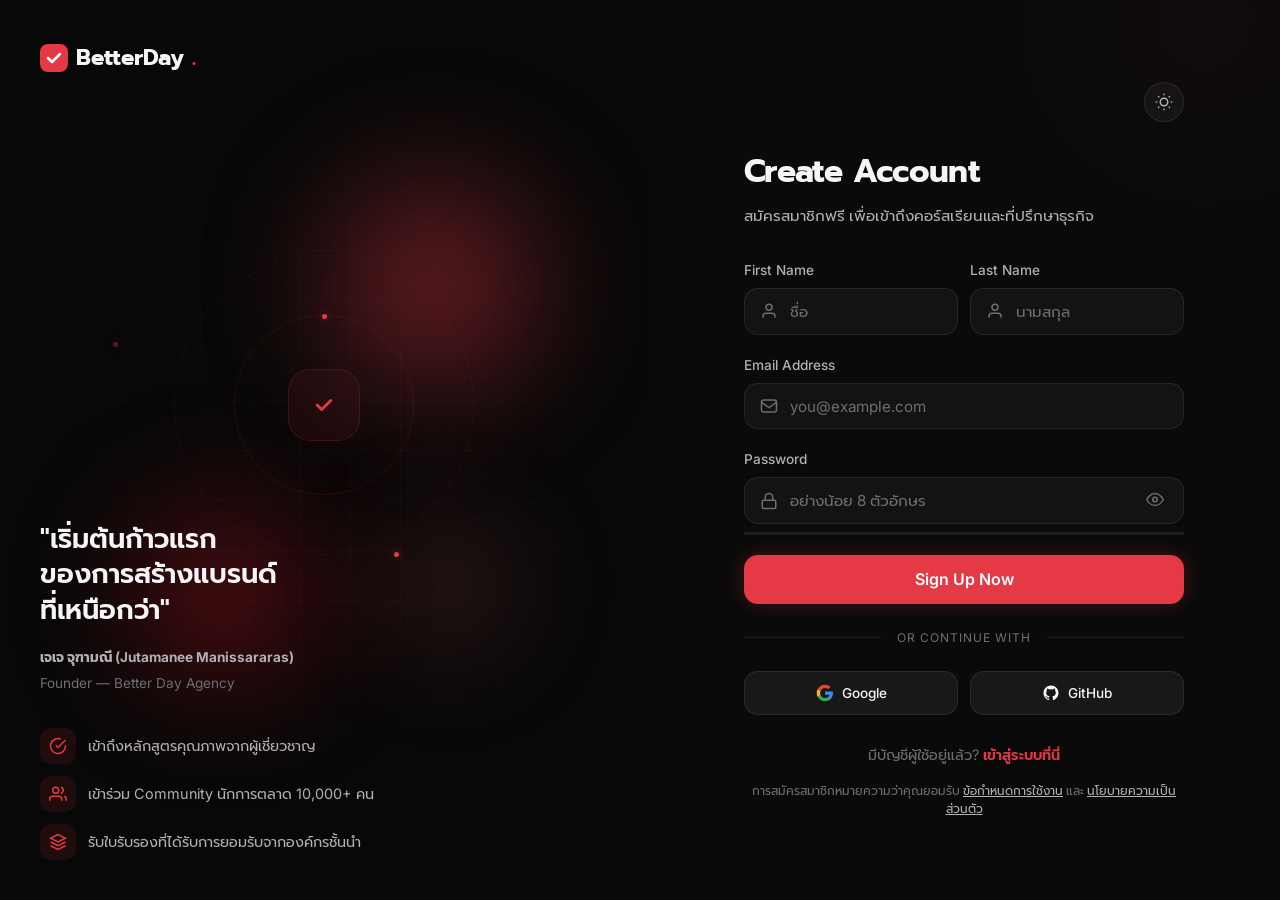
<file: project/register.html>
<!DOCTYPE html>
<html lang="th">
<head>
    <meta charset="UTF-8">
    <meta name="viewport" content="width=device-width, initial-scale=1.0">
    <title>Sign Up | Better Day Agency</title>
    <link rel="preconnect" href="https://fonts.googleapis.com">
    <link rel="preconnect" href="https://fonts.gstatic.com" crossorigin>
    <link href="https://fonts.googleapis.com/css2?family=Inter:wght@300;400;500;600;700&family=Prompt:wght@300;400;500;600;700&display=swap" rel="stylesheet">
    <style>
        :root, [data-theme="dark"] {
            --bg: #0a0a0a;
            --bg-input: rgba(255,255,255,0.04);
            --bg-input-focus: rgba(255,255,255,0.07);
            --border: rgba(255,255,255,0.08);
            --border-focus: #e63946;
            --text: #f5f5f7;
            --text-2: #b0b0b5;
            --text-3: #6e6e73;
            --accent: #e63946;
            --accent-hover: #c1121f;
            --accent-subtle: rgba(230,57,70,0.1);
            --accent-glow: rgba(230,57,70,0.25);
            --social-bg: rgba(255,255,255,0.06);
            --social-hover: rgba(255,255,255,0.1);
            --social-text: #f5f5f7;
            color-scheme: dark;
        }
        [data-theme="light"] {
            --bg: #ffffff;
            --bg-input: rgba(0,0,0,0.03);
            --bg-input-focus: rgba(0,0,0,0.05);
            --border: rgba(0,0,0,0.08);
            --border-focus: #c1121f;
            --text: #1a1a1a;
            --text-2: #555;
            --text-3: #999;
            --accent: #c1121f;
            --accent-hover: #a00d1a;
            --accent-subtle: rgba(193,18,31,0.06);
            --accent-glow: rgba(193,18,31,0.12);
            --social-bg: rgba(0,0,0,0.04);
            --social-hover: rgba(0,0,0,0.07);
            --social-text: #1a1a1a;
            color-scheme: light;
        }

        *, *::before, *::after { margin:0; padding:0; box-sizing:border-box; }
        body {
            font-family: 'Inter','Prompt',-apple-system,BlinkMacSystemFont,sans-serif;
            background: var(--bg);
            color: var(--text);
            line-height: 1.6;
            -webkit-font-smoothing: antialiased;
            transition: background 0.5s ease, color 0.5s ease;
        }
        a { color: inherit; text-decoration: none; }

        .auth-container { display: flex; min-height: 100vh; }

        /* ── Left Panel — Animated Visual ── */
        .auth-panel {
            flex: 1;
            background: #080808;
            display: flex;
            flex-direction: column;
            justify-content: space-between;
            padding: 2.5rem;
            position: relative;
            overflow: hidden;
        }
        [data-theme="light"] .auth-panel { background: #f8f0f0; }

        .panel-mesh { position: absolute; inset: 0; z-index: 0; overflow: hidden; }
        .orb {
            position: absolute;
            border-radius: 50%;
            filter: blur(60px);
            opacity: 0.6;
            will-change: transform;
        }
        .orb-1 {
            width: 300px; height: 300px;
            background: radial-gradient(circle, #e63946 0%, transparent 70%);
            top: 15%; right: 10%;
            animation: orbA 14s ease-in-out infinite;
        }
        .orb-2 {
            width: 250px; height: 250px;
            background: radial-gradient(circle, #c1121f 0%, transparent 70%);
            bottom: 20%; left: 15%;
            animation: orbB 12s ease-in-out infinite;
        }
        .orb-3 {
            width: 180px; height: 180px;
            background: radial-gradient(circle, #ff6b6b 0%, transparent 70%);
            top: 55%; left: 55%;
            animation: orbC 10s ease-in-out infinite;
            opacity: 0.3;
        }
        [data-theme="light"] .orb { opacity: 0.25; }

        @keyframes orbA {
            0%, 100% { transform: translate(0,0) scale(1); }
            33% { transform: translate(-30px, 25px) scale(1.1); }
            66% { transform: translate(20px, -15px) scale(0.95); }
        }
        @keyframes orbB {
            0%, 100% { transform: translate(0,0) scale(1); }
            50% { transform: translate(35px, -30px) scale(1.08); }
        }
        @keyframes orbC {
            0%, 100% { transform: translate(0,0) scale(1); }
            50% { transform: translate(-20px, 25px) scale(1.15); }
        }

        .panel-grid {
            position: absolute; inset: 0;
            background-image:
                linear-gradient(rgba(255,255,255,0.02) 1px, transparent 1px),
                linear-gradient(90deg, rgba(255,255,255,0.02) 1px, transparent 1px);
            background-size: 50px 50px;
            z-index: 1;
            mask-image: radial-gradient(ellipse at center, black 20%, transparent 70%);
            -webkit-mask-image: radial-gradient(ellipse at center, black 20%, transparent 70%);
        }
        [data-theme="light"] .panel-grid {
            background-image:
                linear-gradient(rgba(0,0,0,0.03) 1px, transparent 1px),
                linear-gradient(90deg, rgba(0,0,0,0.03) 1px, transparent 1px);
        }

        .ring-container {
            position: absolute; top: 45%; left: 50%;
            transform: translate(-50%, -50%); z-index: 1;
        }
        .ring {
            position: absolute; border-radius: 50%;
            border: 1px solid rgba(230,57,70,0.12);
            top: 50%; left: 50%;
        }
        [data-theme="light"] .ring { border-color: rgba(193,18,31,0.08); }
        .ring-1 { width: 180px; height: 180px; margin: -90px 0 0 -90px; animation: ringR 22s linear infinite; }
        .ring-2 { width: 300px; height: 300px; margin: -150px 0 0 -150px; animation: ringR 32s linear infinite reverse; border-style: dashed; }
        .ring-3 { width: 420px; height: 420px; margin: -210px 0 0 -210px; animation: ringR 42s linear infinite; opacity: 0.4; }
        .ring-dot {
            position: absolute; width: 5px; height: 5px;
            background: #e63946; border-radius: 50%;
            box-shadow: 0 0 8px rgba(230,57,70,0.5);
        }
        [data-theme="light"] .ring-dot { background: #c1121f; box-shadow: 0 0 8px rgba(193,18,31,0.4); }
        .ring-1 .ring-dot { top: -2.5px; left: 50%; margin-left: -2.5px; }
        .ring-2 .ring-dot { bottom: -2.5px; right: 25%; }
        .ring-3 .ring-dot { top: 35%; left: -2.5px; }
        @keyframes ringR { from { transform: rotate(0deg); } to { transform: rotate(360deg); } }

        .panel-center-mark {
            position: absolute; top: 45%; left: 50%;
            transform: translate(-50%, -50%); z-index: 2;
            width: 72px; height: 72px;
            background: rgba(230,57,70,0.08);
            border: 1px solid rgba(230,57,70,0.18);
            border-radius: 22px;
            display: flex; align-items: center; justify-content: center;
            backdrop-filter: blur(20px);
            animation: markP 4s ease-in-out infinite;
        }
        [data-theme="light"] .panel-center-mark {
            background: rgba(193,18,31,0.05);
            border-color: rgba(193,18,31,0.12);
        }
        @keyframes markP {
            0%, 100% { transform: translate(-50%,-50%) scale(1); box-shadow: 0 0 0 0 rgba(230,57,70,0.15); }
            50% { transform: translate(-50%,-50%) scale(1.06); box-shadow: 0 0 35px 8px rgba(230,57,70,0.08); }
        }

        .panel-logo {
            font-family: 'Prompt',sans-serif; font-size: 1.4rem; font-weight: 700;
            color: var(--text); display: flex; align-items: center; gap: 0.5rem;
            position: relative; z-index: 3;
        }
        .panel-logo .dot { color: #e63946; }

        .panel-quote {
            position: relative; z-index: 2; max-width: 420px;
            animation: fadeUp 1s ease-out 0.3s both;
        }
        .panel-quote blockquote {
            font-family: 'Prompt',sans-serif; font-size: 1.7rem;
            font-weight: 600; line-height: 1.3; color: var(--text); margin-bottom: 1.25rem;
        }
        .panel-quote cite {
            font-style: normal; font-size: 0.85rem; color: var(--text-3);
        }
        .panel-quote cite strong {
            color: var(--text-2); display: block; margin-bottom: 0.1rem;
        }
        .panel-features {
            display: flex; flex-direction: column; gap: 0.75rem;
            margin-top: 2rem; position: relative; z-index: 2;
        }
        .panel-feat {
            display: flex; align-items: center; gap: 0.75rem;
            animation: fadeUp 1s ease-out both;
        }
        .panel-feat:nth-child(1) { animation-delay: 0.4s; }
        .panel-feat:nth-child(2) { animation-delay: 0.5s; }
        .panel-feat:nth-child(3) { animation-delay: 0.6s; }
        .panel-feat-icon {
            width: 36px; height: 36px; border-radius: 10px;
            background: rgba(230,57,70,0.1); display: flex;
            align-items: center; justify-content: center; flex-shrink: 0;
            color: #e63946;
        }
        [data-theme="light"] .panel-feat-icon { background: rgba(193,18,31,0.06); color: #c1121f; }
        .panel-feat span { font-size: 0.9rem; color: var(--text-2); }

        /* ── Right Panel — Form ── */
        .auth-form-side {
            flex: 1; display: flex; align-items: center; justify-content: center;
            padding: 2rem; position: relative; overflow: hidden;
        }
        .auth-form-side::before {
            content: ''; position: absolute; top: -20%; right: -20%;
            width: 400px; height: 400px;
            background: radial-gradient(circle, rgba(230,57,70,0.03) 0%, transparent 70%);
            pointer-events: none;
        }
        .auth-form { width: 100%; max-width: 440px; position: relative; z-index: 1; }

        .form-top-bar { display: flex; justify-content: flex-end; margin-bottom: 1.5rem; }
        .theme-btn {
            width: 40px; height: 40px; border-radius: 50%;
            border: 1px solid var(--border); background: var(--bg-input);
            color: var(--text-2); display: flex; align-items: center;
            justify-content: center; cursor: pointer; transition: all 0.3s ease;
        }
        .theme-btn:hover { background: var(--accent-subtle); color: var(--accent); border-color: var(--accent); }
        [data-theme="dark"] .icon-sun { display: block; }
        [data-theme="dark"] .icon-moon { display: none; }
        [data-theme="light"] .icon-sun { display: none; }
        [data-theme="light"] .icon-moon { display: block; }

        .form-header { margin-bottom: 2rem; animation: fadeUp 0.8s ease-out both; }
        .form-header h1 {
            font-family: 'Prompt',sans-serif; font-size: 2rem;
            font-weight: 700; letter-spacing: -0.02em; margin-bottom: 0.4rem;
        }
        .form-header p { color: var(--text-2); font-size: 0.95rem; }

        .form-row { display: grid; grid-template-columns: 1fr 1fr; gap: 0.75rem; }
        .form-group { margin-bottom: 1.25rem; animation: fadeUp 0.8s ease-out both; }
        .form-group:nth-child(1) { animation-delay: 0.05s; }
        .form-group:nth-child(2) { animation-delay: 0.1s; }
        .form-group:nth-child(3) { animation-delay: 0.15s; }
        .form-group:nth-child(4) { animation-delay: 0.2s; }

        .form-label {
            display: block; margin-bottom: 0.4rem;
            font-size: 0.85rem; font-weight: 500; color: var(--text-2);
        }
        .input-wrapper { position: relative; }
        .input-icon {
            position: absolute; left: 1rem; top: 50%;
            transform: translateY(-50%); color: var(--text-3);
            pointer-events: none; transition: color 0.3s ease;
        }
        .form-input {
            width: 100%; padding: 0.8rem 1rem 0.8rem 2.8rem;
            background: var(--bg-input); border: 1px solid var(--border);
            border-radius: 14px; color: var(--text); font-family: inherit;
            font-size: 0.95rem; outline: none;
            transition: all 0.3s cubic-bezier(0.16,1,0.3,1);
        }
        .form-input::placeholder { color: var(--text-3); }
        .form-input:focus {
            background: var(--bg-input-focus); border-color: var(--border-focus);
            box-shadow: 0 0 0 3px var(--accent-glow);
        }
        .form-input:focus ~ .input-icon { color: var(--accent); }

        .pw-toggle {
            position: absolute; right: 1rem; top: 50%; transform: translateY(-50%);
            background: none; border: none; color: var(--text-3);
            cursor: pointer; padding: 0.25rem; transition: color 0.2s ease;
        }
        .pw-toggle:hover { color: var(--text); }

        /* Password strength */
        .pw-strength { height: 3px; border-radius: 2px; margin-top: 0.5rem; background: var(--border); overflow: hidden; }
        .pw-strength-bar { height: 100%; width: 0; border-radius: 2px; transition: all 0.4s ease; }
        .pw-strength-bar.weak { width: 33%; background: #e63946; }
        .pw-strength-bar.medium { width: 66%; background: #ff9f0a; }
        .pw-strength-bar.strong { width: 100%; background: #30d158; }

        .submit-btn {
            width: 100%; padding: 0.9rem; background: var(--accent); color: #fff;
            border: none; border-radius: 14px; font-family: inherit;
            font-size: 1rem; font-weight: 600; cursor: pointer;
            transition: all 0.4s cubic-bezier(0.16,1,0.3,1);
            box-shadow: 0 0 20px var(--accent-glow);
            position: relative; overflow: hidden;
            animation: fadeUp 0.8s ease-out 0.25s both;
        }
        .submit-btn::before {
            content: ''; position: absolute; inset: 0;
            background: linear-gradient(105deg, transparent 40%, rgba(255,255,255,0.1) 50%, transparent 60%);
            transform: translateX(-100%); transition: transform 0.6s ease;
        }
        .submit-btn:hover {
            background: var(--accent-hover); transform: translateY(-2px);
            box-shadow: 0 0 30px var(--accent-glow), 0 8px 25px rgba(0,0,0,0.3);
        }
        .submit-btn:hover::before { transform: translateX(100%); }
        .submit-btn:active { transform: translateY(0) scale(0.98); }
        .submit-btn:disabled { opacity: 0.7; cursor: not-allowed; transform: none; }

        .btn-spinner {
            display: inline-block; width: 18px; height: 18px;
            border: 2px solid rgba(255,255,255,0.3); border-top-color: #fff;
            border-radius: 50%; animation: spin 0.6s linear infinite;
            margin-right: 0.5rem; vertical-align: middle;
        }
        @keyframes spin { to { transform: rotate(360deg); } }

        .divider {
            display: flex; align-items: center; margin: 1.5rem 0;
            color: var(--text-3); font-size: 0.75rem; letter-spacing: 1px;
            animation: fadeUp 0.8s ease-out 0.3s both;
        }
        .divider::before, .divider::after { content: ''; flex: 1; height: 1px; background: var(--border); }
        .divider span { padding: 0 1rem; }

        .social-buttons {
            display: flex; gap: 0.75rem;
            animation: fadeUp 0.8s ease-out 0.35s both;
        }
        .social-btn {
            flex: 1; display: flex; align-items: center; justify-content: center;
            gap: 0.5rem; padding: 0.75rem; background: var(--social-bg);
            border: 1px solid var(--border); border-radius: 14px;
            color: var(--social-text); font-family: inherit;
            font-size: 0.85rem; font-weight: 500; cursor: pointer;
            transition: all 0.3s cubic-bezier(0.16,1,0.3,1);
        }
        .social-btn:hover {
            background: var(--social-hover); border-color: var(--border-focus);
            transform: translateY(-2px); box-shadow: 0 4px 12px rgba(0,0,0,0.1);
        }

        .form-footer {
            margin-top: 1.75rem; text-align: center;
            font-size: 0.9rem; color: var(--text-3);
            animation: fadeUp 0.8s ease-out 0.4s both;
        }
        .form-footer a { color: var(--accent); font-weight: 600; transition: opacity 0.2s ease; }
        .form-footer a:hover { opacity: 0.8; }

        .terms-note {
            margin-top: 1rem; text-align: center;
            font-size: 0.75rem; color: var(--text-3); line-height: 1.5;
            animation: fadeUp 0.8s ease-out 0.45s both;
        }
        .terms-note a { color: var(--text-2); text-decoration: underline; }

        @keyframes fadeUp {
            from { opacity: 0; transform: translateY(24px); }
            to { opacity: 1; transform: translateY(0); }
        }

        @media (max-width: 900px) {
            .auth-panel { display: none; }
            .auth-form-side { padding: 2rem 1.5rem; }
            .form-row { grid-template-columns: 1fr; }
        }
        ::-webkit-scrollbar { width: 6px; }
        ::-webkit-scrollbar-track { background: var(--bg); }
        ::-webkit-scrollbar-thumb { background: var(--border); border-radius: 3px; }
    </style>
</head>
<body>
    <div class="auth-container">
        <!-- ── Left Panel — Animated Visual ── -->
        <div class="auth-panel">
            <div class="panel-mesh">
                <div class="orb orb-1"></div>
                <div class="orb orb-2"></div>
                <div class="orb orb-3"></div>
            </div>
            <div class="panel-grid"></div>
            <div class="ring-container">
                <div class="ring ring-1"><span class="ring-dot"></span></div>
                <div class="ring ring-2"><span class="ring-dot"></span></div>
                <div class="ring ring-3"><span class="ring-dot"></span></div>
            </div>
            <div class="panel-center-mark">
                <svg width="32" height="32" viewBox="0 0 28 28" fill="none">
                    <path d="M8 14L12 18L20 10" stroke="#e63946" stroke-width="2.5" stroke-linecap="round" stroke-linejoin="round"/>
                </svg>
            </div>

            <a href="index.html" class="panel-logo">
                <svg width="28" height="28" viewBox="0 0 28 28" fill="none">
                    <rect width="28" height="28" rx="8" fill="url(#rLogoG)"/>
                    <path d="M8 14L12 18L20 10" stroke="white" stroke-width="2.5" stroke-linecap="round" stroke-linejoin="round"/>
                    <defs><linearGradient id="rLogoG" x1="0" y1="0" x2="28" y2="28"><stop stop-color="#e63946"/><stop offset="1" stop-color="#c1121f"/></linearGradient></defs>
                </svg>
                BetterDay<span class="dot">.</span>
            </a>

            <div style="position:relative; z-index:3;">
                <div class="panel-quote">
                    <blockquote>"เริ่มต้นก้าวแรก<br>ของการสร้างแบรนด์<br>ที่เหนือกว่า"</blockquote>
                    <cite>
                        <strong>เจเจ จุฑามณี (Jutamanee Manissararas)</strong>
                        Founder — Better Day Agency
                    </cite>
                </div>
                <div class="panel-features">
                    <div class="panel-feat">
                        <div class="panel-feat-icon">
                            <svg width="18" height="18" viewBox="0 0 24 24" fill="none" stroke="currentColor" stroke-width="2"><path d="M22 11.08V12a10 10 0 1 1-5.93-9.14"/><polyline points="22 4 12 14.01 9 11.01"/></svg>
                        </div>
                        <span>เข้าถึงหลักสูตรคุณภาพจากผู้เชี่ยวชาญ</span>
                    </div>
                    <div class="panel-feat">
                        <div class="panel-feat-icon">
                            <svg width="18" height="18" viewBox="0 0 24 24" fill="none" stroke="currentColor" stroke-width="2"><path d="M17 21v-2a4 4 0 0 0-4-4H5a4 4 0 0 0-4 4v2"/><circle cx="9" cy="7" r="4"/><path d="M23 21v-2a4 4 0 0 0-3-3.87M16 3.13a4 4 0 0 1 0 7.75"/></svg>
                        </div>
                        <span>เข้าร่วม Community นักการตลาด 10,000+ คน</span>
                    </div>
                    <div class="panel-feat">
                        <div class="panel-feat-icon">
                            <svg width="18" height="18" viewBox="0 0 24 24" fill="none" stroke="currentColor" stroke-width="2"><path d="M12 2L2 7l10 5 10-5-10-5zM2 17l10 5 10-5M2 12l10 5 10-5"/></svg>
                        </div>
                        <span>รับใบรับรองที่ได้รับการยอมรับจากองค์กรชั้นนำ</span>
                    </div>
                </div>
            </div>
        </div>

        <!-- ── Right Panel — Form ── -->
        <div class="auth-form-side">
            <div class="auth-form">
                <div class="form-top-bar">
                    <button class="theme-btn" id="themeToggle" aria-label="Toggle theme">
                        <svg class="icon-sun" width="18" height="18" viewBox="0 0 24 24" fill="none" stroke="currentColor" stroke-width="2"><circle cx="12" cy="12" r="5"/><path d="M12 1v2M12 21v2M4.22 4.22l1.42 1.42M18.36 18.36l1.42 1.42M1 12h2M21 12h2M4.22 19.78l1.42-1.42M18.36 5.64l1.42-1.42"/></svg>
                        <svg class="icon-moon" width="18" height="18" viewBox="0 0 24 24" fill="none" stroke="currentColor" stroke-width="2"><path d="M21 12.79A9 9 0 1 1 11.21 3 7 7 0 0 0 21 12.79z"/></svg>
                    </button>
                </div>

                <div class="form-header">
                    <h1>Create Account</h1>
                    <p>สมัครสมาชิกฟรี เพื่อเข้าถึงคอร์สเรียนและที่ปรึกษาธุรกิจ</p>
                </div>

                <form id="auth-form" action="#" method="GET">
                    <div class="form-row">
                        <div class="form-group">
                            <label class="form-label" for="fname">First Name</label>
                            <div class="input-wrapper">
                                <input type="text" id="fname" class="form-input" placeholder="ชื่อ" required>
                                <svg class="input-icon" width="18" height="18" viewBox="0 0 24 24" fill="none" stroke="currentColor" stroke-width="2"><path d="M20 21v-2a4 4 0 0 0-4-4H8a4 4 0 0 0-4 4v2"/><circle cx="12" cy="7" r="4"/></svg>
                            </div>
                        </div>
                        <div class="form-group">
                            <label class="form-label" for="lname">Last Name</label>
                            <div class="input-wrapper">
                                <input type="text" id="lname" class="form-input" placeholder="นามสกุล" required>
                                <svg class="input-icon" width="18" height="18" viewBox="0 0 24 24" fill="none" stroke="currentColor" stroke-width="2"><path d="M20 21v-2a4 4 0 0 0-4-4H8a4 4 0 0 0-4 4v2"/><circle cx="12" cy="7" r="4"/></svg>
                            </div>
                        </div>
                    </div>

                    <div class="form-group">
                        <label class="form-label" for="email">Email Address</label>
                        <div class="input-wrapper">
                            <input type="email" id="email" class="form-input" placeholder="you@example.com" required autocomplete="email">
                            <svg class="input-icon" width="18" height="18" viewBox="0 0 24 24" fill="none" stroke="currentColor" stroke-width="2"><rect x="2" y="4" width="20" height="16" rx="3"/><path d="M22 7l-10 7L2 7"/></svg>
                        </div>
                    </div>

                    <div class="form-group">
                        <label class="form-label" for="password">Password</label>
                        <div class="input-wrapper">
                            <input type="password" id="password" class="form-input" placeholder="อย่างน้อย 8 ตัวอักษร" required minlength="8" autocomplete="new-password">
                            <svg class="input-icon" width="18" height="18" viewBox="0 0 24 24" fill="none" stroke="currentColor" stroke-width="2"><rect x="3" y="11" width="18" height="11" rx="2"/><path d="M7 11V7a5 5 0 0 1 10 0v4"/></svg>
                            <button type="button" class="pw-toggle" id="pwToggle" aria-label="Toggle password visibility">
                                <svg width="18" height="18" viewBox="0 0 24 24" fill="none" stroke="currentColor" stroke-width="2"><path d="M1 12s4-8 11-8 11 8 11 8-4 8-11 8-11-8-11-8z"/><circle cx="12" cy="12" r="3"/></svg>
                            </button>
                        </div>
                        <div class="pw-strength"><div class="pw-strength-bar" id="pwBar"></div></div>
                    </div>

                    <button type="submit" class="submit-btn" id="submitBtn">
                        <span id="btnText">Sign Up Now</span>
                    </button>

                    <div class="divider"><span>OR CONTINUE WITH</span></div>

                    <div class="social-buttons">
                        <button type="button" class="social-btn">
                            <svg viewBox="0 0 24 24" width="18" height="18"><path d="M22.56 12.25c0-.78-.07-1.53-.2-2.25H12v4.26h5.92c-.26 1.37-1.04 2.53-2.21 3.31v2.77h3.57c2.08-1.92 3.28-4.74 3.28-8.09z" fill="#4285F4"/><path d="M12 23c2.97 0 5.46-.98 7.28-2.66l-3.57-2.77c-.98.66-2.23 1.06-3.71 1.06-2.86 0-5.29-1.93-6.16-4.53H2.18v2.84C3.99 20.53 7.7 23 12 23z" fill="#34A853"/><path d="M5.84 14.09c-.22-.66-.35-1.36-.35-2.09s.13-1.43.35-2.09V7.07H2.18C1.43 8.55 1 10.22 1 12s.43 3.45 1.18 4.93l2.85-2.22.81-.62z" fill="#FBBC05"/><path d="M12 5.38c1.62 0 3.06.56 4.21 1.64l3.15-3.15C17.45 2.09 14.97 1 12 1 7.7 1 3.99 3.47 2.18 7.07l3.66 2.84c.87-2.6 3.3-4.53 6.16-4.53z" fill="#EA4335"/></svg>
                            Google
                        </button>
                        <button type="button" class="social-btn">
                            <svg width="18" height="18" viewBox="0 0 24 24" fill="currentColor"><path d="M12 2C6.477 2 2 6.477 2 12c0 4.42 2.865 8.166 6.839 9.489.5.092.682-.217.682-.482 0-.237-.008-.866-.013-1.7-2.782.604-3.369-1.34-3.369-1.34-.454-1.156-1.11-1.463-1.11-1.463-.908-.62.069-.608.069-.608 1.003.07 1.531 1.03 1.531 1.03.892 1.529 2.341 1.087 2.91.831.092-.646.35-1.086.636-1.336-2.22-.253-4.555-1.11-4.555-4.943 0-1.091.39-1.984 1.029-2.683-.103-.253-.446-1.27.098-2.647 0 0 .84-.269 2.75 1.025A9.578 9.578 0 0 1 12 6.836c.85.004 1.705.114 2.504.336 1.909-1.294 2.747-1.025 2.747-1.025.546 1.377.203 2.394.1 2.647.64.699 1.028 1.592 1.028 2.683 0 3.842-2.339 4.687-4.566 4.935.359.309.678.919.678 1.852 0 1.336-.012 2.415-.012 2.743 0 .267.18.578.688.48C19.138 20.161 22 16.416 22 12c0-5.523-4.477-10-10-10z"/></svg>
                            GitHub
                        </button>
                    </div>
                </form>

                <div class="form-footer">
                    มีบัญชีผู้ใช้อยู่แล้ว? <a href="login.html" id="switch-link">เข้าสู่ระบบที่นี่</a>
                </div>
                <div class="terms-note">
                    การสมัครสมาชิกหมายความว่าคุณยอมรับ <a href="#">ข้อกำหนดการใช้งาน</a> และ <a href="#">นโยบายความเป็นส่วนตัว</a>
                </div>
            </div>
        </div>
    </div>

    <script>
        // Theme
        const root = document.documentElement;
        root.setAttribute('data-theme', localStorage.getItem('theme') || 'dark');
        document.getElementById('themeToggle').addEventListener('click', () => {
            const next = root.getAttribute('data-theme') === 'dark' ? 'light' : 'dark';
            root.setAttribute('data-theme', next);
            localStorage.setItem('theme', next);
        });

        // Password toggle
        document.getElementById('pwToggle').addEventListener('click', () => {
            const pw = document.getElementById('password');
            pw.type = pw.type === 'password' ? 'text' : 'password';
        });

        // Password strength indicator
        document.getElementById('password').addEventListener('input', (e) => {
            const val = e.target.value;
            const bar = document.getElementById('pwBar');
            bar.className = 'pw-strength-bar';
            if (val.length >= 8 && /[A-Z]/.test(val) && /[0-9]/.test(val) && /[^A-Za-z0-9]/.test(val)) {
                bar.classList.add('strong');
            } else if (val.length >= 6) {
                bar.classList.add('medium');
            } else if (val.length > 0) {
                bar.classList.add('weak');
            }
        });

        // Form submit
        document.getElementById('auth-form').addEventListener('submit', function(e) {
            e.preventDefault();
            const btn = document.getElementById('submitBtn');
            const btnText = document.getElementById('btnText');
            btn.disabled = true;
            btnText.innerHTML = '<span class="btn-spinner"></span>กำลังสร้างบัญชี...';
            setTimeout(() => {
                localStorage.setItem('isLoggedIn', 'true');
                const ref = new URLSearchParams(window.location.search).get('ref');
                window.location.href = ref === 'checkout' ? 'checkout.html' : 'dashboard.html?welcome=1';
            }, 1200);
        });

        // Keep ref param
        const switchLink = document.getElementById('switch-link');
        if (switchLink && window.location.search) {
            switchLink.href = 'login.html' + window.location.search;
        }

        // Shake on invalid
        document.querySelectorAll('.form-input').forEach(input => {
            input.addEventListener('invalid', () => {
                input.style.animation = 'shake 0.4s ease';
                setTimeout(() => input.style.animation = '', 400);
            });
        });
    </script>
    <style>
        @keyframes shake {
            0%, 100% { transform: translateX(0); }
            20%, 60% { transform: translateX(-6px); }
            40%, 80% { transform: translateX(6px); }
        }
    </style>
</body>
</html>
</file>
<file: project/style.css>
/* ==========================================================================
   Apple-Inspired Design System — Light & Dark Theme
   ========================================================================== */

/* ── Dark Theme (Default) — Better Day Agency: Black & Red ── */
:root, [data-theme="dark"] {
    --bg-primary: #0a0a0a;
    --bg-secondary: #141414;
    --bg-tertiary: #1e1e1e;
    --bg-card: rgba(20, 20, 20, 0.85);
    --bg-card-hover: rgba(30, 30, 30, 0.95);
    --bg-nav: rgba(10, 10, 10, 0.78);
    --bg-nav-scroll: rgba(10, 10, 10, 0.95);
    --bg-overlay: rgba(10, 10, 10, 0.96);

    --border-primary: rgba(255, 255, 255, 0.07);
    --border-secondary: rgba(255, 255, 255, 0.13);

    --text-primary: #f5f5f7;
    --text-secondary: #b0b0b5;
    --text-tertiary: #6e6e73;

    --accent-blue: #e63946;
    --accent-blue-hover: #c1121f;
    --accent-blue-subtle: rgba(230, 57, 70, 0.1);
    --accent-blue-glow: rgba(230, 57, 70, 0.25);
    --accent-purple: #ff6b6b;
    --accent-green: #30d158;
    --accent-orange: #ff9f0a;
    --accent-red: #e63946;

    --shadow-sm: 0 2px 8px rgba(0, 0, 0, 0.4);
    --shadow-md: 0 8px 30px rgba(0, 0, 0, 0.5);
    --shadow-lg: 0 20px 60px rgba(0, 0, 0, 0.6);
    --shadow-glow: 0 0 20px var(--accent-blue-glow);

    --grid-line: rgba(255, 255, 255, 0.02);
    --particle-color: 230, 57, 70;
    --shine-color: rgba(255, 255, 255, 0.04);

    color-scheme: dark;
}

/* ── Light Theme — Better Day Agency: Clean White & Red ── */
[data-theme="light"] {
    --bg-primary: #ffffff;
    --bg-secondary: #faf8f8;
    --bg-tertiary: #f0ecec;
    --bg-card: rgba(255, 255, 255, 0.92);
    --bg-card-hover: rgba(250, 248, 248, 1);
    --bg-nav: rgba(255, 255, 255, 0.78);
    --bg-nav-scroll: rgba(255, 255, 255, 0.95);
    --bg-overlay: rgba(255, 255, 255, 0.96);

    --border-primary: rgba(0, 0, 0, 0.06);
    --border-secondary: rgba(0, 0, 0, 0.1);

    --text-primary: #1a1a1a;
    --text-secondary: #555555;
    --text-tertiary: #999999;

    --accent-blue: #c1121f;
    --accent-blue-hover: #a00d1a;
    --accent-blue-subtle: rgba(193, 18, 31, 0.06);
    --accent-blue-glow: rgba(193, 18, 31, 0.12);
    --accent-purple: #e63946;
    --accent-green: #2d8a4e;
    --accent-orange: #d4700a;
    --accent-red: #c1121f;

    --shadow-sm: 0 2px 8px rgba(0, 0, 0, 0.05);
    --shadow-md: 0 8px 30px rgba(0, 0, 0, 0.07);
    --shadow-lg: 0 20px 60px rgba(0, 0, 0, 0.09);
    --shadow-glow: 0 0 20px var(--accent-blue-glow);

    --grid-line: rgba(0, 0, 0, 0.025);
    --particle-color: 193, 18, 31;
    --shine-color: rgba(255, 255, 255, 0.7);

    color-scheme: light;
}

/* ── Shared Design Tokens ── */
:root {
    --font-heading: 'Prompt', -apple-system, BlinkMacSystemFont, 'SF Pro Display', sans-serif;
    --font-body: 'Inter', 'Prompt', -apple-system, BlinkMacSystemFont, 'SF Pro Text', sans-serif;
    --max-width: 1200px;
    --radius-sm: 12px;
    --radius-md: 20px;
    --radius-lg: 28px;
    --radius-xl: 40px;
    --ease-out: cubic-bezier(0.16, 1, 0.3, 1);
    --ease-spring: cubic-bezier(0.34, 1.56, 0.64, 1);
    --transition: all 0.4s var(--ease-out);
    --transition-fast: all 0.2s var(--ease-out);
}

/* ==========================================================================
   Reset & Base
   ========================================================================== */
*, *::before, *::after {
    margin: 0;
    padding: 0;
    box-sizing: border-box;
}

html {
    scroll-behavior: smooth;
    scroll-padding-top: 80px;
}

body {
    font-family: var(--font-body);
    background-color: var(--bg-primary);
    color: var(--text-primary);
    line-height: 1.7;
    overflow-x: hidden;
    -webkit-font-smoothing: antialiased;
    -moz-osx-font-smoothing: grayscale;
    transition: background-color 0.5s ease, color 0.5s ease;
}

h1, h2, h3, h4, h5, h6 {
    font-family: var(--font-heading);
    font-weight: 600;
    line-height: 1.15;
    letter-spacing: -0.02em;
    margin-bottom: 0.5em;
    color: var(--text-primary);
}

a {
    color: inherit;
    text-decoration: none;
    transition: var(--transition-fast);
}

ul { list-style: none; }
img { display: block; }

.container {
    width: 100%;
    max-width: var(--max-width);
    margin: 0 auto;
    padding: 0 clamp(1.5rem, 5vw, 3rem);
}

.text-center { text-align: center; }
.mt-4 { margin-top: 2rem; }
.hide-mobile { display: flex; }
.show-mobile { display: none; }

/* ==========================================================================
   Particles Canvas
   ========================================================================== */
#particles-canvas {
    position: fixed;
    top: 0;
    left: 0;
    width: 100%;
    height: 100%;
    z-index: 0;
    pointer-events: none;
    opacity: 0.35;
    transition: opacity 0.5s ease;
}

[data-theme="light"] #particles-canvas {
    opacity: 0.2;
}

/* ==========================================================================
   Theme Toggle Button
   ========================================================================== */
.theme-toggle {
    width: 40px;
    height: 40px;
    border-radius: 50%;
    border: 1px solid var(--border-primary);
    background: var(--bg-card);
    color: var(--text-secondary);
    display: flex;
    align-items: center;
    justify-content: center;
    cursor: pointer;
    transition: var(--transition);
    flex-shrink: 0;
}

.theme-toggle:hover {
    background: var(--accent-blue-subtle);
    color: var(--accent-blue);
    border-color: var(--accent-blue);
}

.theme-toggle .icon-sun,
.theme-toggle .icon-moon {
    transition: var(--transition-fast);
}

[data-theme="dark"] .theme-toggle .icon-sun { display: block; }
[data-theme="dark"] .theme-toggle .icon-moon { display: none; }
[data-theme="light"] .theme-toggle .icon-sun { display: none; }
[data-theme="light"] .theme-toggle .icon-moon { display: block; }

/* ==========================================================================
   Buttons
   ========================================================================== */
.btn {
    display: inline-flex;
    align-items: center;
    justify-content: center;
    gap: 0.5rem;
    padding: 0.65rem 1.4rem;
    font-family: var(--font-body);
    font-weight: 500;
    font-size: 0.95rem;
    border-radius: 980px;
    cursor: pointer;
    transition: var(--transition);
    border: 1px solid transparent;
    position: relative;
    overflow: hidden;
    white-space: nowrap;
}

.btn-primary {
    background: var(--accent-blue);
    color: #fff;
}
.btn-glow {
    box-shadow: var(--shadow-glow), var(--shadow-sm);
}
.btn-primary:hover {
    background: var(--accent-blue-hover);
    transform: translateY(-2px) scale(1.02);
    box-shadow: var(--shadow-glow), var(--shadow-md);
}

.btn-outline {
    background: transparent;
    border-color: var(--border-secondary);
    color: var(--text-primary);
}
.btn-outline:hover {
    background: var(--accent-blue-subtle);
    border-color: var(--accent-blue);
    color: var(--accent-blue);
    transform: translateY(-2px);
}

.btn-ghost {
    background: transparent;
    color: var(--text-secondary);
}
.btn-ghost:hover {
    color: var(--accent-blue);
}

.btn-large { padding: 0.9rem 2.2rem; font-size: 1.05rem; }
.btn-sm { padding: 0.45rem 1.1rem; font-size: 0.85rem; }

.btn-arrow { transition: transform 0.3s var(--ease-out); }
.btn:hover .btn-arrow { transform: translateX(4px); }

/* ==========================================================================
   Navigation
   ========================================================================== */
.navbar {
    position: fixed;
    top: 0;
    left: 0;
    width: 100%;
    z-index: 1000;
    padding: 0.8rem 0;
    background: var(--bg-nav);
    backdrop-filter: saturate(180%) blur(20px);
    -webkit-backdrop-filter: saturate(180%) blur(20px);
    border-bottom: 1px solid var(--border-primary);
    transition: var(--transition);
}
.navbar.scrolled {
    background: var(--bg-nav-scroll);
    box-shadow: var(--shadow-sm);
}

.nav-content {
    display: flex;
    justify-content: space-between;
    align-items: center;
}

.brand-logo {
    font-family: var(--font-heading);
    font-size: 1.4rem;
    font-weight: 700;
    letter-spacing: -0.5px;
    display: flex;
    align-items: center;
    gap: 0.5rem;
    color: var(--text-primary);
}
.brand-logo .dot { color: var(--accent-blue); }
.logo-icon { display: flex; align-items: center; }

.nav-links {
    display: flex;
    gap: 2.5rem;
}
.nav-links a {
    font-size: 0.9rem;
    font-weight: 400;
    color: var(--text-secondary);
    position: relative;
    padding: 0.25rem 0;
}
.nav-links a::after {
    content: '';
    position: absolute;
    bottom: -2px;
    left: 50%;
    width: 0;
    height: 1.5px;
    background: var(--accent-blue);
    transition: all 0.3s var(--ease-out);
    transform: translateX(-50%);
}
.nav-links a:hover, .nav-links a.active { color: var(--text-primary); }
.nav-links a:hover::after, .nav-links a.active::after { width: 100%; }

/* ── Nav Dropdown ── */
.nav-dropdown {
    position: relative;
}
.dropdown-menu {
    position: absolute;
    top: 100%;
    left: 50%;
    transform: translateX(-50%) translateY(8px);
    width: 340px;
    opacity: 0;
    visibility: hidden;
    pointer-events: none;
    transition: all 0.35s cubic-bezier(0.16, 1, 0.3, 1);
    z-index: 1001;
    padding-top: 12px;
}
.nav-dropdown:hover .dropdown-menu {
    opacity: 1;
    visibility: visible;
    pointer-events: auto;
    transform: translateX(-50%) translateY(0);
}
.dropdown-inner {
    background: var(--bg-card);
    backdrop-filter: blur(20px);
    -webkit-backdrop-filter: blur(20px);
    border: 1px solid var(--border-primary);
    border-radius: 16px;
    padding: 0.5rem;
    box-shadow: var(--shadow-lg);
}
.dropdown-item {
    display: flex;
    align-items: center;
    gap: 0.75rem;
    padding: 0.7rem 0.85rem;
    border-radius: 12px;
    transition: all 0.25s ease;
    text-decoration: none;
}
.dropdown-item:hover {
    background: var(--accent-blue-subtle);
}
.dropdown-dot {
    width: 8px;
    height: 8px;
    border-radius: 50%;
    flex-shrink: 0;
}
.dropdown-item div {
    display: flex;
    flex-direction: column;
}
.dropdown-item strong {
    font-size: 0.85rem;
    font-weight: 600;
    color: var(--text-primary);
    line-height: 1.3;
}
.dropdown-item span {
    font-size: 0.72rem;
    color: var(--text-tertiary);
    margin-top: 0.1rem;
}
.dropdown-footer {
    border-top: 1px solid var(--border-primary);
    margin-top: 0.25rem;
    padding: 0.65rem 0.85rem 0.35rem;
    text-align: center;
}
.dropdown-footer a {
    font-size: 0.82rem;
    font-weight: 600;
    color: var(--accent-blue);
    transition: opacity 0.2s;
}
.dropdown-footer a:hover {
    opacity: 0.7;
}
.dropdown-footer a::after {
    display: none;
}

/* ── Avatar Dropdown ── */
.nav-avatar-wrap {
    position: relative;
    cursor: pointer;
}
.nav-avatar-img {
    width: 34px;
    height: 34px;
    border-radius: 50%;
    object-fit: cover;
    border: 2px solid var(--border-primary);
    transition: border-color 0.3s ease;
}
.nav-avatar-wrap:hover .nav-avatar-img {
    border-color: var(--accent-blue);
}
.avatar-dropdown {
    position: absolute;
    top: 100%;
    right: 0;
    width: 240px;
    opacity: 0;
    visibility: hidden;
    pointer-events: none;
    transform: translateY(8px);
    transition: all 0.35s cubic-bezier(0.16, 1, 0.3, 1);
    z-index: 1001;
    padding-top: 10px;
}
.nav-avatar-wrap:hover .avatar-dropdown {
    opacity: 1;
    visibility: visible;
    pointer-events: auto;
    transform: translateY(0);
}
.avatar-dropdown::before {
    content: '';
    position: absolute;
    top: 4px;
    right: 14px;
    width: 10px;
    height: 10px;
    background: var(--bg-card);
    border-left: 1px solid var(--border-primary);
    border-top: 1px solid var(--border-primary);
    transform: rotate(45deg);
    z-index: 1;
}
.avatar-dropdown > :not(.avatar-dd-header):not(.avatar-dd-divider) {
    position: relative;
}
.avatar-dd-header {
    display: flex;
    align-items: center;
    gap: 0.75rem;
    padding: 1rem;
    background: var(--bg-card);
    border: 1px solid var(--border-primary);
    border-bottom: none;
    border-radius: 14px 14px 0 0;
    backdrop-filter: blur(20px);
    box-shadow: var(--shadow-lg);
}
.avatar-dd-header img {
    width: 36px;
    height: 36px;
    border-radius: 50%;
    object-fit: cover;
}
.avatar-dd-header strong {
    display: block;
    font-size: 0.88rem;
    color: var(--text-primary);
}
.avatar-dd-header span {
    font-size: 0.72rem;
    color: var(--text-tertiary);
}
.avatar-dd-divider {
    height: 1px;
    background: var(--border-primary);
}
.avatar-dd-item {
    display: flex;
    align-items: center;
    gap: 0.6rem;
    padding: 0.6rem 1rem;
    font-size: 0.85rem;
    color: var(--text-secondary);
    background: var(--bg-card);
    border-left: 1px solid var(--border-primary);
    border-right: 1px solid var(--border-primary);
    transition: all 0.2s ease;
    backdrop-filter: blur(20px);
    box-shadow: var(--shadow-lg);
    text-decoration: none;
}
.avatar-dd-item::after { display: none !important; }
.avatar-dd-item svg {
    width: 16px;
    height: 16px;
    stroke: var(--text-tertiary);
    fill: none;
    stroke-width: 1.8;
    flex-shrink: 0;
}
.avatar-dd-item:hover {
    background: var(--accent-blue-subtle);
    color: var(--accent-blue);
}
.avatar-dd-item:hover svg {
    stroke: var(--accent-blue);
}
.avatar-dd-item:last-child {
    border-radius: 0 0 14px 14px;
    border-bottom: 1px solid var(--border-primary);
}
.avatar-dd-logout:hover {
    background: rgba(230, 57, 70, 0.08);
    color: #e63946;
}
.avatar-dd-logout:hover svg {
    stroke: #e63946;
}

.nav-actions {
    display: flex;
    gap: 0.75rem;
    align-items: center;
}

/* Hamburger */
.mobile-toggle {
    display: none;
    background: none;
    border: none;
    cursor: pointer;
    width: 28px;
    height: 28px;
    position: relative;
    z-index: 1001;
}

.mobile-nav-right {
    display: none;
    align-items: center;
    gap: 0.75rem;
}
.mobile-theme-btn { display: none; }
.hamburger {
    display: block;
    width: 20px;
    height: 2px;
    background: var(--text-primary);
    position: relative;
    transition: var(--transition);
}
.hamburger::before, .hamburger::after {
    content: '';
    position: absolute;
    width: 20px;
    height: 2px;
    background: var(--text-primary);
    transition: var(--transition);
}
.hamburger::before { top: -6px; }
.hamburger::after { top: 6px; }
.mobile-toggle.active .hamburger { background: transparent; }
.mobile-toggle.active .hamburger::before { top: 0; transform: rotate(45deg); }
.mobile-toggle.active .hamburger::after { top: 0; transform: rotate(-45deg); }

/* Mobile Menu */
.mobile-menu-overlay {
    position: fixed;
    inset: 0;
    background: var(--bg-overlay);
    backdrop-filter: blur(30px);
    z-index: 999;
    display: flex;
    align-items: center;
    justify-content: center;
    opacity: 0;
    visibility: hidden;
    transition: var(--transition);
}
.mobile-menu-overlay.active { opacity: 1; visibility: visible; }
.mobile-menu-content { text-align: center; }
.mobile-nav-links {
    display: flex;
    flex-direction: column;
    gap: 2rem;
    margin-bottom: 3rem;
}
.mobile-nav-links a {
    font-size: 2rem;
    font-family: var(--font-heading);
    font-weight: 600;
    color: var(--text-secondary);
    transition: var(--transition);
}
.mobile-nav-links a:hover, .mobile-nav-links a.active { color: var(--text-primary); }
.mobile-nav-actions {
    display: flex;
    flex-direction: column;
    gap: 1rem;
    max-width: 280px;
    margin: 0 auto;
}

/* ==========================================================================
   Scroll Reveal
   ========================================================================== */
.reveal-up {
    opacity: 0;
    transform: translateY(40px);
    transition: opacity 0.8s var(--ease-out), transform 0.8s var(--ease-out);
}
.reveal-up.revealed { opacity: 1; transform: translateY(0); }
.delay-1 { transition-delay: 0.1s; }
.delay-2 { transition-delay: 0.2s; }
.delay-3 { transition-delay: 0.3s; }
.delay-4 { transition-delay: 0.4s; }

/* ==========================================================================
   Hero Section
   ========================================================================== */
.hero {
    position: relative;
    padding: 12rem 0 6rem;
    text-align: center;
    overflow: hidden;
    min-height: 100vh;
    display: flex;
    flex-direction: column;
    justify-content: center;
}

.hero-bg-glow {
    position: absolute;
    top: -30%;
    left: 50%;
    transform: translateX(-50%);
    width: 800px;
    height: 800px;
    background: radial-gradient(circle, rgba(var(--particle-color), 0.1) 0%, transparent 70%);
    z-index: 0;
    animation: pulseGlow 6s ease-in-out infinite alternate;
}
.hero-bg-glow-2 {
    position: absolute;
    bottom: -20%;
    right: -10%;
    width: 600px;
    height: 600px;
    background: radial-gradient(circle, rgba(230, 57, 70, 0.05) 0%, transparent 70%);
    z-index: 0;
    animation: pulseGlow 8s ease-in-out infinite alternate-reverse;
}
[data-theme="light"] .hero-bg-glow {
    background: radial-gradient(circle, rgba(var(--particle-color), 0.05) 0%, transparent 70%);
}
[data-theme="light"] .hero-bg-glow-2 {
    background: radial-gradient(circle, rgba(230, 57, 70, 0.03) 0%, transparent 70%);
}

.hero-grid-bg {
    position: absolute;
    inset: 0;
    background-image:
        linear-gradient(var(--grid-line) 1px, transparent 1px),
        linear-gradient(90deg, var(--grid-line) 1px, transparent 1px);
    background-size: 60px 60px;
    mask-image: radial-gradient(ellipse at center, black 30%, transparent 70%);
    -webkit-mask-image: radial-gradient(ellipse at center, black 30%, transparent 70%);
    z-index: 0;
}

@keyframes pulseGlow {
    0% { opacity: 0.5; transform: translateX(-50%) scale(1); }
    100% { opacity: 1; transform: translateX(-50%) scale(1.15); }
}

.hero-content { position: relative; z-index: 1; }

.label-badge {
    display: inline-flex;
    align-items: center;
    gap: 0.6rem;
    padding: 0.35rem 1rem 0.35rem 0.5rem;
    background: var(--bg-card);
    border: 1px solid var(--border-primary);
    border-radius: 980px;
    font-size: 0.85rem;
    color: var(--text-secondary);
    margin-bottom: 2rem;
    backdrop-filter: blur(10px);
}
.badge-dot {
    width: 6px;
    height: 6px;
    background: var(--accent-green);
    border-radius: 50%;
    animation: blink 2s ease-in-out infinite;
}
.badge-new {
    background: linear-gradient(135deg, #e63946, #c1121f);
    color: white;
    padding: 0.15rem 0.55rem;
    border-radius: 980px;
    font-size: 0.7rem;
    font-weight: 700;
    text-transform: uppercase;
    letter-spacing: 0.5px;
}
@keyframes blink {
    0%, 100% { opacity: 1; }
    50% { opacity: 0.3; }
}

.hero-title {
    font-size: clamp(2.8rem, 6vw, 4.5rem);
    letter-spacing: -0.03em;
    margin-bottom: 1.5rem;
    line-height: 1.1;
}
.gradient-text {
    background: linear-gradient(135deg, #e63946 0%, #ff6b6b 100%);
    -webkit-background-clip: text;
    -webkit-text-fill-color: transparent;
    background-clip: text;
}

.hero-subtitle {
    font-size: clamp(1rem, 2vw, 1.2rem);
    color: var(--text-secondary);
    max-width: 680px;
    margin: 0 auto 3rem;
    line-height: 1.8;
}

.hero-cta {
    display: flex;
    justify-content: center;
    gap: 1rem;
    margin-bottom: 4rem;
    flex-wrap: wrap;
}

.trust-indicators {
    display: flex;
    flex-direction: column;
    align-items: center;
    gap: 1rem;
    color: var(--text-tertiary);
    font-size: 0.9rem;
}
.avatars { display: flex; align-items: center; }
.avatars img {
    width: 36px;
    height: 36px;
    border-radius: 50%;
    border: 2px solid var(--bg-primary);
    margin-left: -8px;
    transition: transform 0.3s var(--ease-spring);
}
.avatars img:first-child { margin-left: 0; }
.avatars img:hover { transform: translateY(-4px) scale(1.1); z-index: 1; }
.avatar-count {
    display: inline-flex;
    align-items: center;
    justify-content: center;
    width: 36px;
    height: 36px;
    border-radius: 50%;
    background: var(--accent-blue);
    color: white;
    font-size: 0.55rem;
    font-weight: 700;
    margin-left: -8px;
    border: 2px solid var(--bg-primary);
}

/* Scroll Indicator */
.scroll-indicator {
    position: absolute;
    bottom: 2rem;
    left: 50%;
    transform: translateX(-50%);
}
.scroll-line {
    width: 1px;
    height: 40px;
    background: linear-gradient(to bottom, var(--accent-blue), transparent);
    animation: scrollPulse 2s ease-in-out infinite;
}
@keyframes scrollPulse {
    0%, 100% { opacity: 0.3; transform: scaleY(0.5); }
    50% { opacity: 1; transform: scaleY(1); }
}

/* ==========================================================================
   Trusted By — Marquee
   ========================================================================== */
.trusted-by {
    padding: 3rem 0;
    border-top: 1px solid var(--border-primary);
    border-bottom: 1px solid var(--border-primary);
    overflow: hidden;
}
.section-label {
    font-size: 0.75rem;
    letter-spacing: 3px;
    color: var(--text-tertiary);
    margin-bottom: 2rem;
    text-transform: uppercase;
    font-weight: 500;
}
.logos-marquee {
    overflow: hidden;
    mask-image: linear-gradient(to right, transparent, black 15%, black 85%, transparent);
    -webkit-mask-image: linear-gradient(to right, transparent, black 15%, black 85%, transparent);
}
.logos-track {
    display: flex;
    gap: 4rem;
    animation: marquee 25s linear infinite;
    width: max-content;
}
.logo-item {
    font-weight: 600;
    font-size: 1.2rem;
    font-family: var(--font-heading);
    letter-spacing: 1px;
    color: var(--text-tertiary);
    white-space: nowrap;
    transition: color 0.3s ease;
}
.logo-item:hover { color: var(--text-primary); }
@keyframes marquee {
    0% { transform: translateX(0); }
    100% { transform: translateX(-50%); }
}

/* ==========================================================================
   Stats Section
   ========================================================================== */
.stats-section { padding: 5rem 0; }
.stats-grid {
    display: grid;
    grid-template-columns: repeat(4, 1fr);
    gap: 2rem;
}
.stat-card {
    text-align: center;
    padding: 2rem 1rem;
    position: relative;
}
.stat-card::after {
    content: '';
    position: absolute;
    right: 0;
    top: 20%;
    height: 60%;
    width: 1px;
    background: var(--border-primary);
}
.stat-card:last-child::after { display: none; }
.stat-number {
    font-family: var(--font-heading);
    font-size: clamp(2.5rem, 4vw, 3.5rem);
    font-weight: 700;
    color: var(--text-primary);
}
.stat-suffix {
    font-family: var(--font-heading);
    font-size: clamp(1.5rem, 3vw, 2rem);
    font-weight: 600;
    color: var(--accent-blue);
}
.stat-label {
    display: block;
    margin-top: 0.5rem;
    color: var(--text-tertiary);
    font-size: 0.9rem;
}

/* ==========================================================================
   Section Styles
   ========================================================================== */
.section { padding: 7rem 0; position: relative; }
.section-header {
    display: flex;
    justify-content: space-between;
    align-items: flex-end;
    margin-bottom: 3.5rem;
}
.section-title {
    font-size: clamp(2rem, 4vw, 3rem);
    margin-bottom: 0.5rem;
}
.section-subtitle {
    color: var(--text-secondary);
    font-size: 1.05rem;
    max-width: 550px;
    line-height: 1.7;
}

/* ==========================================================================
   Course Cards
   ========================================================================== */
.courses-grid {
    display: grid;
    grid-template-columns: repeat(auto-fill, minmax(340px, 1fr));
    gap: 1.5rem;
}
.course-card {
    background: var(--bg-card);
    border: 1px solid var(--border-primary);
    border-radius: var(--radius-md);
    overflow: hidden;
    transition: var(--transition);
    display: flex;
    flex-direction: column;
    position: relative;
}
.course-card:hover {
    transform: translateY(-8px);
    box-shadow: var(--shadow-lg);
    border-color: var(--border-secondary);
    background: var(--bg-card-hover);
}

.course-thumb {
    height: 200px;
    position: relative;
    overflow: hidden;
}
.course-thumb::after {
    content: '';
    position: absolute;
    inset: 0;
    background: linear-gradient(to top, rgba(0,0,0,0.5) 0%, transparent 50%);
}

.card-shine {
    position: absolute;
    inset: 0;
    background: linear-gradient(105deg, transparent 40%, var(--shine-color) 45%, rgba(255,255,255,0.06) 50%, var(--shine-color) 55%, transparent 60%);
    transform: translateX(-100%);
    transition: transform 0.8s var(--ease-out);
    z-index: 3;
}
.course-card:hover .card-shine { transform: translateX(100%); }

.badge-level {
    position: absolute;
    top: 1rem;
    left: 1rem;
    padding: 0.25rem 0.7rem;
    border-radius: 980px;
    font-size: 0.7rem;
    font-weight: 600;
    z-index: 4;
    background: rgba(0, 0, 0, 0.6);
    backdrop-filter: blur(10px);
    letter-spacing: 0.5px;
    color: #fff;
}
.badge-level.beginner { border: 1px solid rgba(48, 209, 88, 0.5); }
.badge-level.intermediate { border: 1px solid rgba(255, 159, 10, 0.5); }
.badge-level.pro { border: 1px solid rgba(255, 69, 58, 0.5); }

.thumb-overlay {
    position: absolute;
    inset: 0;
    background: rgba(0, 0, 0, 0.4);
    display: flex;
    align-items: center;
    justify-content: center;
    opacity: 0;
    transition: var(--transition);
    z-index: 3;
}
.course-card:hover .thumb-overlay { opacity: 1; }

.play-btn {
    width: 56px;
    height: 56px;
    border-radius: 50%;
    background: rgba(255, 255, 255, 0.15);
    backdrop-filter: blur(10px);
    display: flex;
    align-items: center;
    justify-content: center;
    transition: var(--transition);
    border: 1px solid rgba(255, 255, 255, 0.2);
}
.play-btn:hover { transform: scale(1.1); background: rgba(255, 255, 255, 0.25); }

.course-content {
    padding: 1.5rem;
    flex: 1;
    display: flex;
    flex-direction: column;
}
.course-meta {
    font-size: 0.8rem;
    color: var(--text-tertiary);
    margin-bottom: 0.75rem;
    display: flex;
    align-items: center;
    gap: 0.5rem;
}
.meta-tag { color: var(--accent-blue); font-weight: 500; }
.meta-divider { opacity: 0.3; }
.course-title { font-size: 1.15rem; margin-bottom: 0.75rem; line-height: 1.4; }
.course-desc {
    font-size: 0.9rem;
    color: var(--text-secondary);
    margin-bottom: 1.5rem;
    flex: 1;
    line-height: 1.7;
}
.course-footer {
    display: flex;
    justify-content: space-between;
    align-items: center;
    border-top: 1px solid var(--border-primary);
    padding-top: 1rem;
}
.price {
    font-weight: 700;
    font-size: 1.15rem;
    font-family: var(--font-heading);
    color: var(--text-primary);
}

/* ==========================================================================
   Features / Why Us
   ========================================================================== */
.features-grid {
    display: grid;
    grid-template-columns: repeat(4, 1fr);
    gap: 1.5rem;
    margin-top: 3.5rem;
}
.feature-card {
    background: var(--bg-card);
    border: 1px solid var(--border-primary);
    border-radius: var(--radius-md);
    padding: 2.5rem 2rem;
    transition: var(--transition);
    position: relative;
    overflow: hidden;
}
.feature-card::before {
    content: '';
    position: absolute;
    top: 0;
    left: 0;
    right: 0;
    height: 2px;
    background: linear-gradient(90deg, transparent, var(--accent-blue), transparent);
    opacity: 0;
    transition: opacity 0.4s ease;
}
.feature-card:hover {
    background: var(--bg-card-hover);
    border-color: var(--border-secondary);
    transform: translateY(-4px);
    box-shadow: var(--shadow-md);
}
.feature-card:hover::before { opacity: 1; }

.feature-icon {
    width: 56px;
    height: 56px;
    border-radius: 16px;
    background: var(--accent-blue-subtle);
    display: flex;
    align-items: center;
    justify-content: center;
    margin-bottom: 1.5rem;
    color: var(--accent-blue);
    transition: var(--transition);
}
.feature-card:hover .feature-icon {
    transform: scale(1.05);
}
.feature-card h3 { font-size: 1.1rem; margin-bottom: 0.75rem; }
.feature-card p { color: var(--text-secondary); font-size: 0.9rem; line-height: 1.7; }

/* ==========================================================================
   Testimonials
   ========================================================================== */
.testimonials-section {
    background: var(--bg-secondary);
    transition: background-color 0.5s ease;
}
.testimonials-grid {
    display: grid;
    grid-template-columns: repeat(3, 1fr);
    gap: 1.5rem;
    margin-top: 3.5rem;
}
.testimonial-card {
    background: var(--bg-card);
    border: 1px solid var(--border-primary);
    border-radius: var(--radius-md);
    padding: 2rem;
    transition: var(--transition);
}
.testimonial-card:hover {
    background: var(--bg-card-hover);
    border-color: var(--border-secondary);
    transform: translateY(-4px);
    box-shadow: var(--shadow-md);
}
.testimonial-stars {
    color: var(--accent-orange);
    font-size: 0.9rem;
    letter-spacing: 2px;
    margin-bottom: 1.25rem;
}
.testimonial-text {
    font-size: 1rem;
    line-height: 1.8;
    color: var(--text-secondary);
    margin-bottom: 1.5rem;
    font-style: italic;
}
.testimonial-author {
    display: flex;
    align-items: center;
    gap: 0.75rem;
}
.testimonial-author img {
    width: 44px;
    height: 44px;
    border-radius: 50%;
    object-fit: cover;
}
.testimonial-author strong { display: block; font-size: 0.9rem; color: var(--text-primary); }
.testimonial-author span { font-size: 0.8rem; color: var(--text-tertiary); }

/* ==========================================================================
   CTA Section
   ========================================================================== */
.cta-section { padding: 5rem 0; }
.glass-panel {
    background: var(--bg-card);
    backdrop-filter: blur(30px);
    -webkit-backdrop-filter: blur(30px);
    border: 1px solid var(--border-primary);
    border-radius: var(--radius-xl);
    padding: 5rem 2rem;
    text-align: center;
    position: relative;
    overflow: hidden;
}
.cta-glow {
    position: absolute;
    top: -50%;
    left: 50%;
    transform: translateX(-50%);
    width: 500px;
    height: 500px;
    background: radial-gradient(circle, rgba(var(--particle-color), 0.08) 0%, transparent 70%);
    pointer-events: none;
}
.cta-content { position: relative; z-index: 1; }
.cta-box h2 { font-size: clamp(1.8rem, 3.5vw, 2.5rem); margin-bottom: 1rem; }
.cta-box p {
    color: var(--text-secondary);
    max-width: 550px;
    margin: 0 auto;
    font-size: 1.05rem;
    line-height: 1.7;
}

/* ==========================================================================
   Footer
   ========================================================================== */
.footer {
    border-top: 1px solid var(--border-primary);
    padding: 5rem 0 2rem;
    margin-top: 2rem;
    transition: background-color 0.5s ease;
}
.footer-grid {
    display: grid;
    grid-template-columns: 2fr 1fr 1fr 1fr;
    gap: 3rem;
    margin-bottom: 4rem;
}
.footer-brand p {
    color: var(--text-tertiary);
    margin-top: 1rem;
    font-size: 0.85rem;
    max-width: 280px;
    line-height: 1.7;
}
.footer-links h4 {
    font-size: 0.85rem;
    margin-bottom: 1.5rem;
    color: var(--text-secondary);
    text-transform: uppercase;
    letter-spacing: 1px;
    font-weight: 500;
}
.footer-links ul li { margin-bottom: 0.75rem; }
.footer-links a { color: var(--text-tertiary); font-size: 0.9rem; }
.footer-links a:hover { color: var(--accent-blue); }

.footer-bottom {
    display: flex;
    justify-content: space-between;
    align-items: center;
    padding-top: 2rem;
    border-top: 1px solid var(--border-primary);
    color: var(--text-tertiary);
    font-size: 0.8rem;
}
.legal-links { display: flex; gap: 1.5rem; }
.legal-links a { color: var(--text-tertiary); }
.legal-links a:hover { color: var(--accent-blue); }

/* ==========================================================================
   Back to Top
   ========================================================================== */
.back-to-top {
    position: fixed;
    bottom: 2rem;
    right: 2rem;
    width: 44px;
    height: 44px;
    border-radius: 50%;
    background: var(--bg-card);
    backdrop-filter: blur(10px);
    border: 1px solid var(--border-primary);
    color: var(--text-primary);
    display: flex;
    align-items: center;
    justify-content: center;
    cursor: pointer;
    opacity: 0;
    visibility: hidden;
    transform: translateY(20px);
    transition: var(--transition);
    z-index: 100;
}
.back-to-top.visible { opacity: 1; visibility: visible; transform: translateY(0); }
.back-to-top:hover {
    background: var(--accent-blue);
    border-color: var(--accent-blue);
    color: #fff;
    transform: translateY(-2px);
}

/* ==========================================================================
   Responsive
   ========================================================================== */
@media (max-width: 1024px) {
    .features-grid { grid-template-columns: repeat(2, 1fr); }
    .testimonials-grid { grid-template-columns: repeat(2, 1fr); }
    .stats-grid { grid-template-columns: repeat(2, 1fr); }
    .stat-card:nth-child(2)::after { display: none; }
}

@media (max-width: 768px) {
    .hide-mobile { display: none !important; }
    .show-mobile { display: block; margin-top: 2rem; }
    .nav-links, .nav-actions { display: none; }
    .mobile-toggle { display: flex; align-items: center; justify-content: center; }
    .mobile-nav-right { display: flex; }
    .mobile-theme-btn { display: flex; }

    .hero { padding: 8rem 0 4rem; min-height: auto; }
    .hero-title { font-size: 2.4rem; }
    .hero-cta { flex-direction: column; align-items: center; }
    .hero-cta .btn { width: 100%; max-width: 320px; }

    .section { padding: 4rem 0; }
    .section-header { flex-direction: column; align-items: flex-start; gap: 1rem; }

    .courses-grid { grid-template-columns: 1fr; }
    .features-grid { grid-template-columns: 1fr; }
    .testimonials-grid { grid-template-columns: 1fr; }
    .stats-grid { grid-template-columns: repeat(2, 1fr); gap: 1rem; }
    .stat-card::after { display: none; }

    .footer-grid { grid-template-columns: 1fr; gap: 2rem; }
    .footer-bottom { flex-direction: column; gap: 1rem; text-align: center; }
    .glass-panel { padding: 3rem 1.5rem; }
    .scroll-indicator { display: none; }
}

@media (max-width: 480px) {
    .hero-title { font-size: 2rem; }
    .stats-grid { grid-template-columns: 1fr 1fr; }
}

/* ==========================================================================
   Selection & Scrollbar
   ========================================================================== */
::selection {
    background: rgba(var(--particle-color), 0.3);
    color: white;
}
::-webkit-scrollbar { width: 8px; }
::-webkit-scrollbar-track { background: var(--bg-primary); }
::-webkit-scrollbar-thumb { background: var(--border-secondary); border-radius: 4px; }
::-webkit-scrollbar-thumb:hover { background: var(--text-tertiary); }


/* ==========================================================================
   Trust Logos Inline (Hero)
   ========================================================================== */
.trust-logos-inline {
    display: flex;
    gap: 1.5rem;
    align-items: center;
    flex-wrap: wrap;
    justify-content: center;
    margin-bottom: 0.5rem;
}
.trust-logos-inline span {
    font-family: var(--font-heading);
    font-weight: 600;
    font-size: 0.85rem;
    color: var(--text-tertiary);
    letter-spacing: 0.5px;
    opacity: 0.7;
    transition: opacity 0.3s ease;
}
.trust-logos-inline span:hover {
    opacity: 1;
    color: var(--text-secondary);
}

/* ==========================================================================
   Services Grid — 6 items (3x2)
   ========================================================================== */
.services-section .features-grid {
    grid-template-columns: repeat(3, 1fr);
}

@media (max-width: 1024px) {
    .services-section .features-grid { grid-template-columns: repeat(2, 1fr); }
}
@media (max-width: 768px) {
    .services-section .features-grid { grid-template-columns: 1fr; }
}

/* ==========================================================================
   Case Studies / Portfolio
   ========================================================================== */
.portfolio-section {
    background: var(--bg-secondary);
    transition: background-color 0.5s ease;
}

.cases-grid {
    display: grid;
    grid-template-columns: repeat(2, 1fr);
    gap: 1.5rem;
    margin-top: 3.5rem;
}

.case-card {
    background: var(--bg-card);
    border: 1px solid var(--border-primary);
    border-radius: var(--radius-md);
    padding: 2.5rem 2rem;
    transition: var(--transition);
    position: relative;
    overflow: hidden;
}

.case-card::before {
    content: '';
    position: absolute;
    top: 0;
    left: 0;
    width: 3px;
    height: 100%;
    background: linear-gradient(to bottom, var(--accent-blue), transparent);
    opacity: 0;
    transition: opacity 0.4s ease;
}

.case-card:hover {
    background: var(--bg-card-hover);
    border-color: var(--border-secondary);
    transform: translateY(-4px);
    box-shadow: var(--shadow-md);
}

.case-card:hover::before {
    opacity: 1;
}

.case-number {
    font-family: var(--font-heading);
    font-size: 0.8rem;
    font-weight: 700;
    color: var(--accent-blue);
    letter-spacing: 2px;
    margin-bottom: 1rem;
}

.case-highlight {
    font-family: var(--font-heading);
    font-size: 1.6rem;
    font-weight: 700;
    margin-bottom: 0.5rem;
    line-height: 1.2;
}

.case-card h3 {
    font-size: 1rem;
    color: var(--text-secondary);
    font-weight: 500;
    margin-bottom: 1rem;
}

.case-card p {
    font-size: 0.9rem;
    color: var(--text-secondary);
    line-height: 1.7;
    margin-bottom: 1.25rem;
}

.case-tags {
    display: flex;
    gap: 0.5rem;
    flex-wrap: wrap;
}

.case-tags span {
    padding: 0.2rem 0.7rem;
    border-radius: 980px;
    font-size: 0.7rem;
    font-weight: 500;
    background: var(--accent-blue-subtle);
    color: var(--accent-blue);
    border: 1px solid rgba(230, 57, 70, 0.15);
}

@media (max-width: 768px) {
    .cases-grid { grid-template-columns: 1fr; }
}


/* ==========================================================================
   Wishlist Heart Button
   ========================================================================== */
.wish-btn {
    position: absolute;
    top: 0.75rem;
    right: 0.75rem;
    width: 34px;
    height: 34px;
    border-radius: 50%;
    background: rgba(0, 0, 0, 0.5);
    backdrop-filter: blur(8px);
    border: none;
    cursor: pointer;
    display: flex;
    align-items: center;
    justify-content: center;
    z-index: 5;
    transition: all 0.3s cubic-bezier(0.34, 1.56, 0.64, 1);
}
.wish-btn:hover {
    transform: scale(1.15);
    background: rgba(0, 0, 0, 0.7);
}
.wish-btn svg {
    width: 16px;
    height: 16px;
    stroke: #fff;
    stroke-width: 2;
    fill: none;
    transition: all 0.3s ease;
}
.wish-btn.active svg {
    fill: #e63946;
    stroke: #e63946;
}
.wish-btn.active {
    animation: wishPop 0.4s cubic-bezier(0.34, 1.56, 0.64, 1);
}
@keyframes wishPop {
    0% { transform: scale(1); }
    50% { transform: scale(1.3); }
    100% { transform: scale(1); }
}

/* Wishlist toast */
.wish-toast {
    position: fixed;
    bottom: 2rem;
    left: 50%;
    transform: translateX(-50%) translateY(80px);
    background: var(--bg-card);
    border: 1px solid var(--border-primary);
    border-radius: 14px;
    padding: 0.65rem 1.25rem;
    display: flex;
    align-items: center;
    gap: 0.5rem;
    font-size: 0.85rem;
    font-weight: 500;
    box-shadow: var(--shadow-lg);
    z-index: 9999;
    transition: transform 0.5s cubic-bezier(0.34, 1.56, 0.64, 1);
    backdrop-filter: blur(20px);
    pointer-events: none;
}
.wish-toast.show {
    transform: translateX(-50%) translateY(0);
}
.wish-toast svg {
    width: 16px;
    height: 16px;
    flex-shrink: 0;
}


/* ==========================================================================
   Progress Reminder Banner
   ========================================================================== */
.reminder-banner {
    position: fixed;
    bottom: 1.5rem;
    right: 1.5rem;
    max-width: 380px;
    width: calc(100% - 3rem);
    background: var(--bg-card);
    border: 1px solid var(--border-primary);
    border-radius: 20px;
    padding: 1.5rem;
    z-index: 9990;
    box-shadow: var(--shadow-lg);
    backdrop-filter: blur(20px);
    -webkit-backdrop-filter: blur(20px);
    transform: translateY(120%) scale(0.95);
    opacity: 0;
    transition: all 0.5s cubic-bezier(0.34, 1.56, 0.64, 1);
    pointer-events: none;
}
.reminder-banner.show {
    transform: translateY(0) scale(1);
    opacity: 1;
    pointer-events: auto;
}
.reminder-close {
    position: absolute;
    top: 0.75rem;
    right: 0.75rem;
    width: 28px;
    height: 28px;
    border-radius: 50%;
    border: none;
    background: rgba(var(--particle-color), 0.08);
    color: var(--text-tertiary);
    display: flex;
    align-items: center;
    justify-content: center;
    cursor: pointer;
    transition: all 0.3s ease;
    font-size: 0.9rem;
}
.reminder-close:hover {
    background: rgba(var(--particle-color), 0.15);
    color: var(--text-primary);
}
.reminder-icon {
    width: 44px;
    height: 44px;
    border-radius: 14px;
    display: flex;
    align-items: center;
    justify-content: center;
    margin-bottom: 1rem;
    font-size: 1.5rem;
    animation: reminderWave 2s ease-in-out infinite;
}
@keyframes reminderWave {
    0%, 100% { transform: rotate(0deg); }
    25% { transform: rotate(12deg); }
    75% { transform: rotate(-12deg); }
}
.reminder-title {
    font-family: 'Prompt', -apple-system, sans-serif;
    font-size: 1rem;
    font-weight: 600;
    margin-bottom: 0.35rem;
}
.reminder-text {
    font-size: 0.85rem;
    color: var(--text-secondary);
    line-height: 1.6;
    margin-bottom: 1rem;
}
.reminder-course {
    display: flex;
    align-items: center;
    gap: 0.75rem;
    padding: 0.75rem;
    background: rgba(var(--particle-color), 0.04);
    border: 1px solid var(--border-primary);
    border-radius: 12px;
    margin-bottom: 1rem;
    transition: all 0.3s ease;
}
.reminder-course:hover {
    border-color: var(--accent-blue);
}
.reminder-course img {
    width: 48px;
    height: 34px;
    border-radius: 8px;
    object-fit: cover;
    flex-shrink: 0;
}
.reminder-course-info {
    flex: 1;
    min-width: 0;
}
.reminder-course-name {
    font-size: 0.82rem;
    font-weight: 600;
    white-space: nowrap;
    overflow: hidden;
    text-overflow: ellipsis;
}
.reminder-course-meta {
    font-size: 0.7rem;
    color: var(--text-tertiary);
}
.reminder-prog {
    height: 3px;
    background: var(--border-primary);
    border-radius: 2px;
    overflow: hidden;
    margin-top: 0.35rem;
}
.reminder-prog-fill {
    height: 100%;
    background: var(--accent-blue);
    border-radius: 2px;
}
.reminder-actions {
    display: flex;
    gap: 0.5rem;
}
.reminder-btn {
    flex: 1;
    padding: 0.6rem;
    border-radius: 12px;
    font-family: inherit;
    font-size: 0.82rem;
    font-weight: 600;
    text-align: center;
    cursor: pointer;
    transition: all 0.3s ease;
    text-decoration: none;
    display: block;
}
.reminder-btn.primary {
    background: var(--accent-blue);
    color: #fff;
    border: none;
    box-shadow: 0 0 12px var(--accent-blue-glow);
}
.reminder-btn.primary:hover {
    transform: translateY(-2px);
}
.reminder-btn.ghost {
    background: transparent;
    border: 1px solid var(--border-primary);
    color: var(--text-secondary);
}
.reminder-btn.ghost:hover {
    background: rgba(var(--particle-color), 0.05);
    border-color: var(--border-secondary);
}

@media (max-width: 500px) {
    .reminder-banner {
        right: 0.75rem;
        bottom: 0.75rem;
        max-width: calc(100% - 1.5rem);
    }
}
</file>
